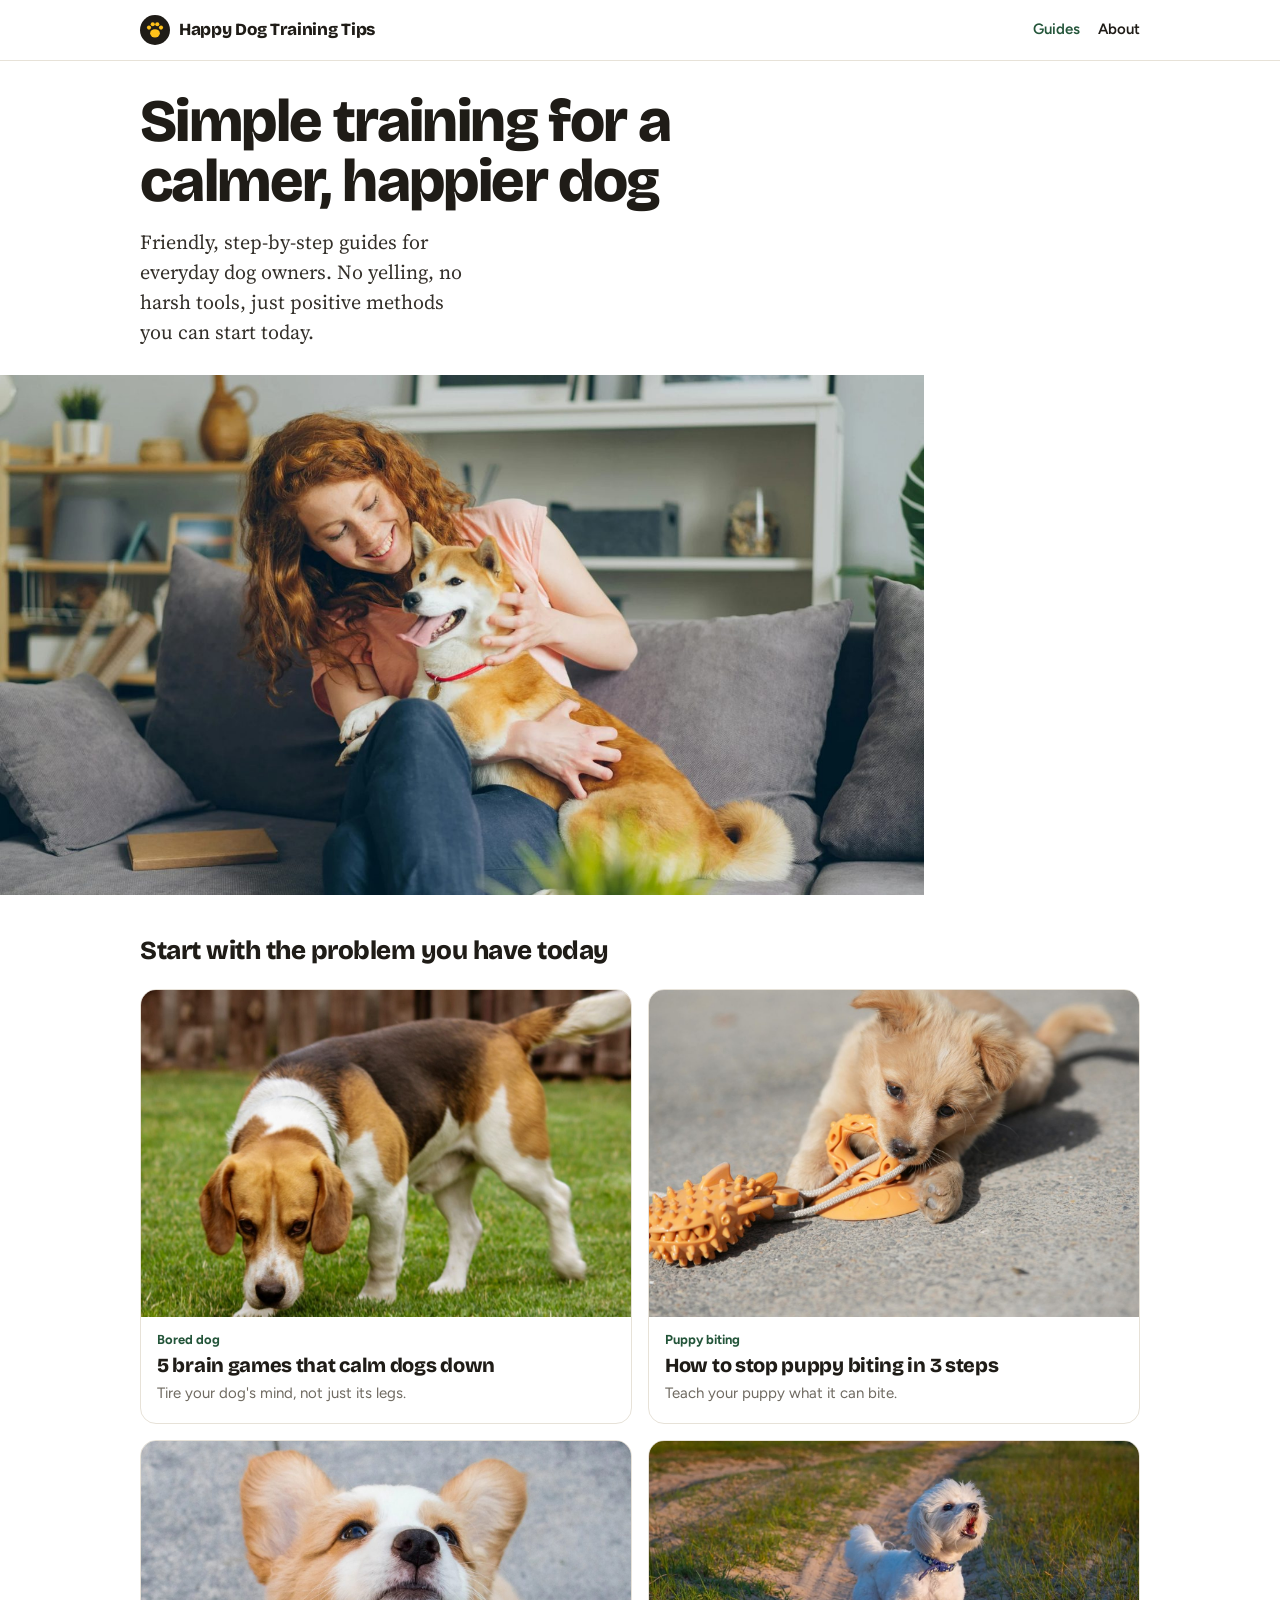
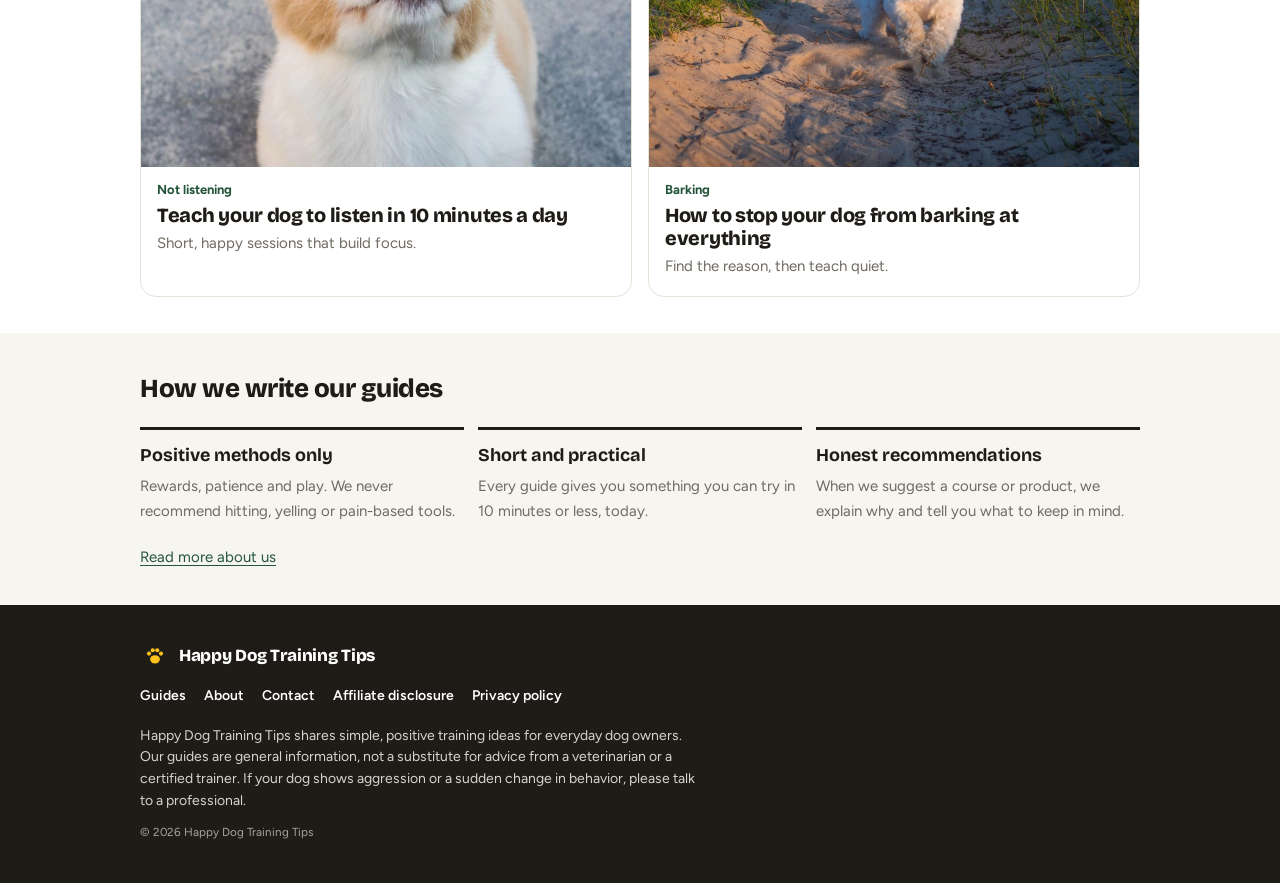
<file: public/index.html>
<!DOCTYPE html>
<html lang="en">
<head>
<meta charset="UTF-8">
<meta name="viewport" content="width=device-width, initial-scale=1.0">
<title>Happy Dog Training Tips | Simple, Positive Dog Training at Home</title>
<meta name="description" content="Easy, positive dog training guides for everyday owners: brain games for bored dogs, puppy biting and teaching your dog to listen.">
<meta property="og:title" content="Happy Dog Training Tips | Simple, Positive Dog Training at Home">
<meta property="og:description" content="Easy, positive dog training guides for everyday owners: brain games for bored dogs, puppy biting and teaching your dog to listen.">
<meta property="og:type" content="article">
<meta name="theme-color" content="#FFFFFF">
<meta name="p:domain_verify" content="055f6fd1bb04c5b354b5662e753fbd92"/>
<link rel="icon" href="data:image/svg+xml,<svg viewBox='0 0 32 32' aria-hidden='true'><circle cx='16' cy='16' r='16' fill='%231F1C17'/><g fill='%23FFC21A'><ellipse cx='16' cy='19.5' rx='5.2' ry='4.4'/><circle cx='9.6' cy='13.4' r='2.2'/><circle cx='13.6' cy='9.8' r='2.2'/><circle cx='18.4' cy='9.8' r='2.2'/><circle cx='22.4' cy='13.4' r='2.2'/></g></svg>">
<link rel="preconnect" href="https://fonts.googleapis.com">
<link rel="preconnect" href="https://fonts.gstatic.com" crossorigin>
<link href="https://fonts.googleapis.com/css2?family=Bricolage+Grotesque:opsz,wght@12..96,600;12..96,800&family=Figtree:wght@400;600;700&family=Source+Serif+4:opsz,wght@8..60,400;8..60,600&display=swap" rel="stylesheet">
<link rel="stylesheet" href="css/style.css">
</head>
<body>
<header class="site-header">
  <div class="wide">
    <a class="logo" href="index.html"><svg viewBox="0 0 32 32" aria-hidden="true"><circle cx="16" cy="16" r="16" fill="#1F1C17"/><g fill="#FFC21A"><ellipse cx="16" cy="19.5" rx="5.2" ry="4.4"/><circle cx="9.6" cy="13.4" r="2.2"/><circle cx="13.6" cy="9.8" r="2.2"/><circle cx="18.4" cy="9.8" r="2.2"/><circle cx="22.4" cy="13.4" r="2.2"/></g></svg><span>Happy Dog Training Tips</span></a>
    <nav class="site-nav" aria-label="Main"><a href="index.html" aria-current="page">Guides</a><a href="about.html" class="hide-sm">About</a></nav>
  </div>
</header>
<main>
<section class="home-hero"><div class="wide">
<h1>Simple training for a calmer, happier dog</h1>
<p>Friendly, step-by-step guides for everyday dog owners. No yelling, no harsh tools, just positive methods you can start today.</p>
</div></section>
<div class="photo photo-hero"><img src="img/home.jpg" alt="A happy dog sitting with its owner on a sofa" loading="lazy" onerror="this.remove()"></div>
<section class="home-section"><div class="wide">
<h2>Start with the problem you have today</h2>
<div class="cards"><a class="card" href="bored-dog.html"><div class="photo"><img src="img/bored-dog.jpg" alt="A beagle sniffing the grass in a backyard" loading="lazy" onerror="this.remove()"></div><div class="card-body"><p class="topic">Bored dog</p><h3>5 brain games that calm dogs down</h3><p>Tire your dog's mind, not just its legs.</p></div></a><a class="card" href="puppy-biting.html"><div class="photo"><img src="img/puppy-biting.jpg" alt="A puppy chewing on a rubber toy" loading="lazy" onerror="this.remove()"></div><div class="card-body"><p class="topic">Puppy biting</p><h3>How to stop puppy biting in 3 steps</h3><p>Teach your puppy what it can bite.</p></div></a><a class="card" href="dog-listening.html"><div class="photo"><img src="img/dog-listening.jpg" alt="A corgi puppy looking up, paying attention" loading="lazy" onerror="this.remove()"></div><div class="card-body"><p class="topic">Not listening</p><h3>Teach your dog to listen in 10 minutes a day</h3><p>Short, happy sessions that build focus.</p></div></a><a class="card" href="dog-barking.html"><div class="photo"><img src="img/dog-barking.jpg" alt="A small white dog barking on a sandy path" loading="lazy" onerror="this.remove()"></div><div class="card-body"><p class="topic">Barking</p><h3>How to stop your dog from barking at everything</h3><p>Find the reason, then teach quiet.</p></div></a></div>
</div></section>
<section class="home-section" style="background:var(--wash)"><div class="wide">
<h2>How we write our guides</h2>
<ul class="promise">
<li><strong>Positive methods only</strong><span>Rewards, patience and play. We never recommend hitting, yelling or pain-based tools.</span></li>
<li><strong>Short and practical</strong><span>Every guide gives you something you can try in 10 minutes or less, today.</span></li>
<li><strong>Honest recommendations</strong><span>When we suggest a course or product, we explain why and tell you what to keep in mind.</span></li>
</ul>
<p style="margin-top:22px;font-size:15px"><a href="about.html">Read more about us</a></p>
</div></section>
</main>
<footer class="site-footer">
  <div class="wide">
    <a class="logo" href="index.html"><svg viewBox="0 0 32 32" aria-hidden="true"><circle cx="16" cy="16" r="16" fill="#1F1C17"/><g fill="#FFC21A"><ellipse cx="16" cy="19.5" rx="5.2" ry="4.4"/><circle cx="9.6" cy="13.4" r="2.2"/><circle cx="13.6" cy="9.8" r="2.2"/><circle cx="18.4" cy="9.8" r="2.2"/><circle cx="22.4" cy="13.4" r="2.2"/></g></svg><span>Happy Dog Training Tips</span></a>
    <nav aria-label="Footer">
      <a href="index.html">Guides</a><a href="about.html">About</a><a href="contact.html">Contact</a><a href="disclosure.html">Affiliate disclosure</a><a href="privacy.html">Privacy policy</a>
    </nav>
    <p>Happy Dog Training Tips shares simple, positive training ideas for everyday dog owners. Our guides are general information, not a substitute for advice from a veterinarian or a certified trainer. If your dog shows aggression or a sudden change in behavior, please talk to a professional.</p>
    <small>© 2026 Happy Dog Training Tips</small>
  </div>
</footer>
</body>
</html>
</file>
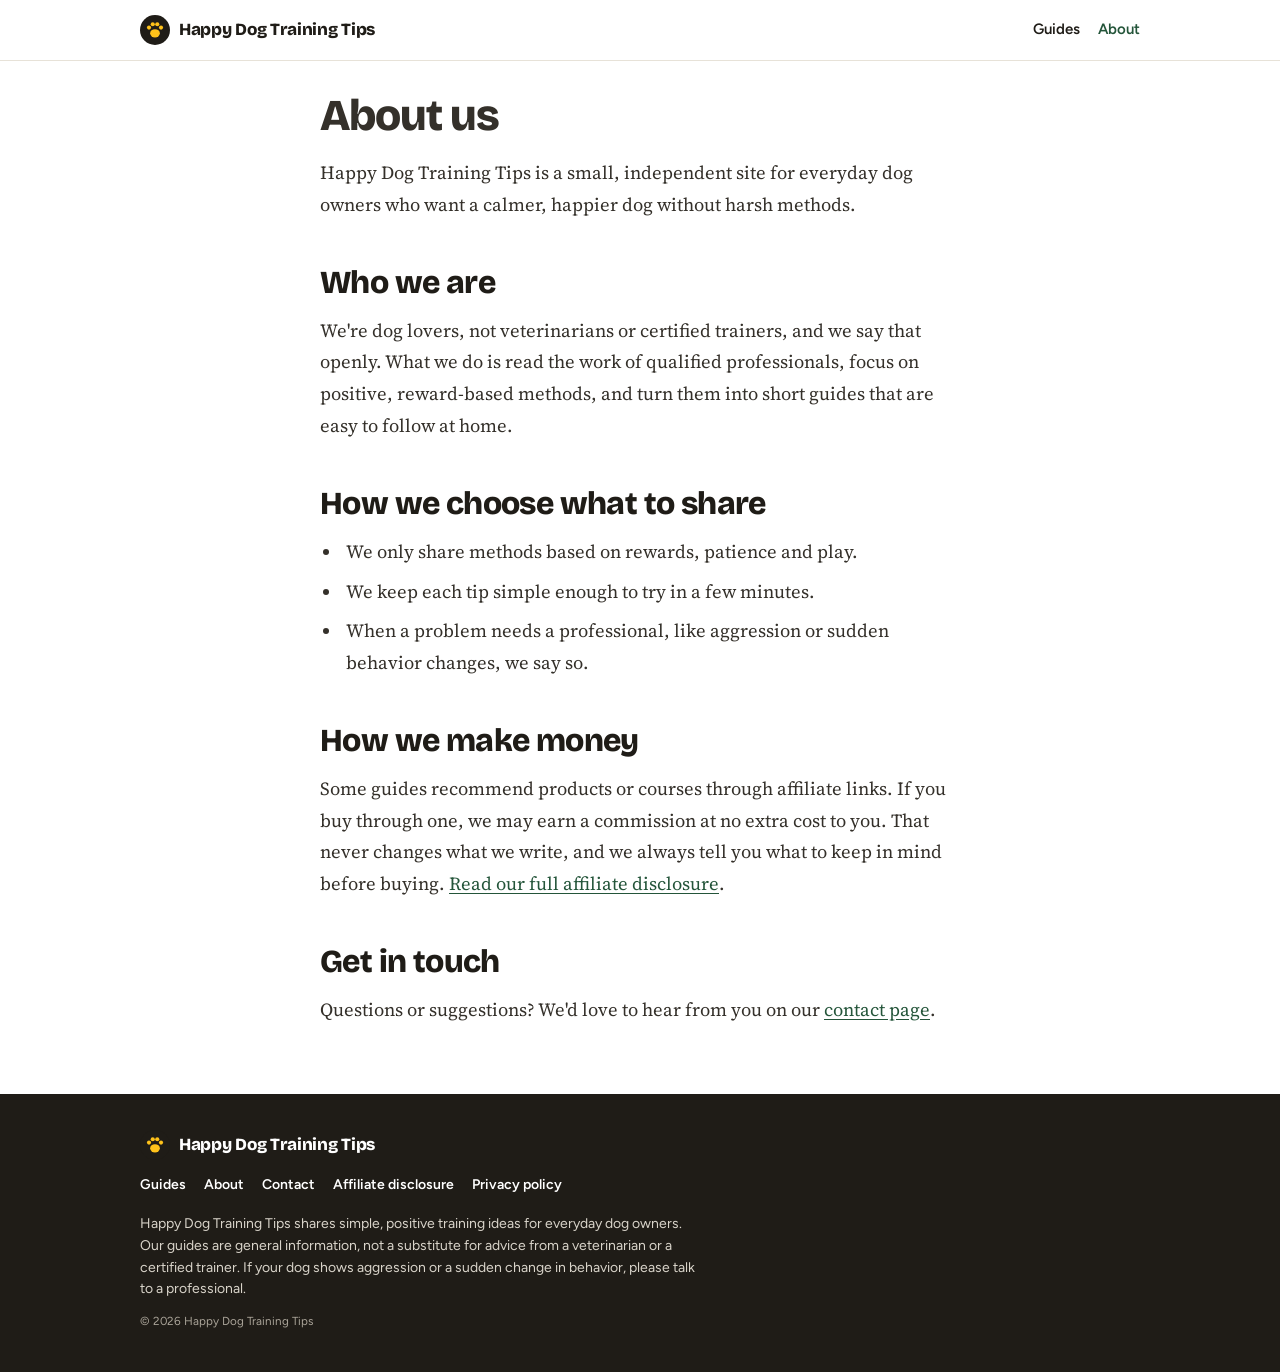
<file: public/about.html>
<!DOCTYPE html>
<html lang="en">
<head>
<meta charset="UTF-8">
<meta name="viewport" content="width=device-width, initial-scale=1.0">
<title>About | Happy Dog Training Tips</title>
<meta name="description" content="About Happy Dog Training Tips and how we write our guides.">
<meta property="og:title" content="About | Happy Dog Training Tips">
<meta property="og:description" content="About Happy Dog Training Tips and how we write our guides.">
<meta property="og:type" content="article">
<meta name="theme-color" content="#FFFFFF">
<link rel="icon" href="data:image/svg+xml,<svg viewBox='0 0 32 32' aria-hidden='true'><circle cx='16' cy='16' r='16' fill='%231F1C17'/><g fill='%23FFC21A'><ellipse cx='16' cy='19.5' rx='5.2' ry='4.4'/><circle cx='9.6' cy='13.4' r='2.2'/><circle cx='13.6' cy='9.8' r='2.2'/><circle cx='18.4' cy='9.8' r='2.2'/><circle cx='22.4' cy='13.4' r='2.2'/></g></svg>">
<link rel="preconnect" href="https://fonts.googleapis.com">
<link rel="preconnect" href="https://fonts.gstatic.com" crossorigin>
<link href="https://fonts.googleapis.com/css2?family=Bricolage+Grotesque:opsz,wght@12..96,600;12..96,800&family=Figtree:wght@400;600;700&family=Source+Serif+4:opsz,wght@8..60,400;8..60,600&display=swap" rel="stylesheet">
<link rel="stylesheet" href="css/style.css">
</head>
<body>
<header class="site-header">
  <div class="wide">
    <a class="logo" href="index.html"><svg viewBox="0 0 32 32" aria-hidden="true"><circle cx="16" cy="16" r="16" fill="#1F1C17"/><g fill="#FFC21A"><ellipse cx="16" cy="19.5" rx="5.2" ry="4.4"/><circle cx="9.6" cy="13.4" r="2.2"/><circle cx="13.6" cy="9.8" r="2.2"/><circle cx="18.4" cy="9.8" r="2.2"/><circle cx="22.4" cy="13.4" r="2.2"/></g></svg><span>Happy Dog Training Tips</span></a>
    <nav class="site-nav" aria-label="Main"><a href="index.html">Guides</a><a href="about.html" aria-current="page" class="hide-sm">About</a></nav>
  </div>
</header>
<main class="page"><div class="wrap prose"><h1>About us</h1>

<p>Happy Dog Training Tips is a small, independent site for everyday dog owners who want a calmer, happier dog without harsh methods.</p>
<h2>Who we are</h2>
<p>We're dog lovers, not veterinarians or certified trainers, and we say that openly. What we do is read the work of qualified professionals, focus on positive, reward-based methods, and turn them into short guides that are easy to follow at home.</p>
<h2>How we choose what to share</h2>
<ul>
<li>We only share methods based on rewards, patience and play.</li>
<li>We keep each tip simple enough to try in a few minutes.</li>
<li>When a problem needs a professional, like aggression or sudden behavior changes, we say so.</li>
</ul>
<h2>How we make money</h2>
<p>Some guides recommend products or courses through affiliate links. If you buy through one, we may earn a commission at no extra cost to you. That never changes what we write, and we always tell you what to keep in mind before buying. <a href="disclosure.html">Read our full affiliate disclosure</a>.</p>
<h2>Get in touch</h2>
<p>Questions or suggestions? We'd love to hear from you on our <a href="contact.html">contact page</a>.</p>
</div></main>
<footer class="site-footer">
  <div class="wide">
    <a class="logo" href="index.html"><svg viewBox="0 0 32 32" aria-hidden="true"><circle cx="16" cy="16" r="16" fill="#1F1C17"/><g fill="#FFC21A"><ellipse cx="16" cy="19.5" rx="5.2" ry="4.4"/><circle cx="9.6" cy="13.4" r="2.2"/><circle cx="13.6" cy="9.8" r="2.2"/><circle cx="18.4" cy="9.8" r="2.2"/><circle cx="22.4" cy="13.4" r="2.2"/></g></svg><span>Happy Dog Training Tips</span></a>
    <nav aria-label="Footer">
      <a href="index.html">Guides</a><a href="about.html">About</a><a href="contact.html">Contact</a><a href="disclosure.html">Affiliate disclosure</a><a href="privacy.html">Privacy policy</a>
    </nav>
    <p>Happy Dog Training Tips shares simple, positive training ideas for everyday dog owners. Our guides are general information, not a substitute for advice from a veterinarian or a certified trainer. If your dog shows aggression or a sudden change in behavior, please talk to a professional.</p>
    <small>© 2026 Happy Dog Training Tips</small>
  </div>
</footer>
</body>
</html>
</file>
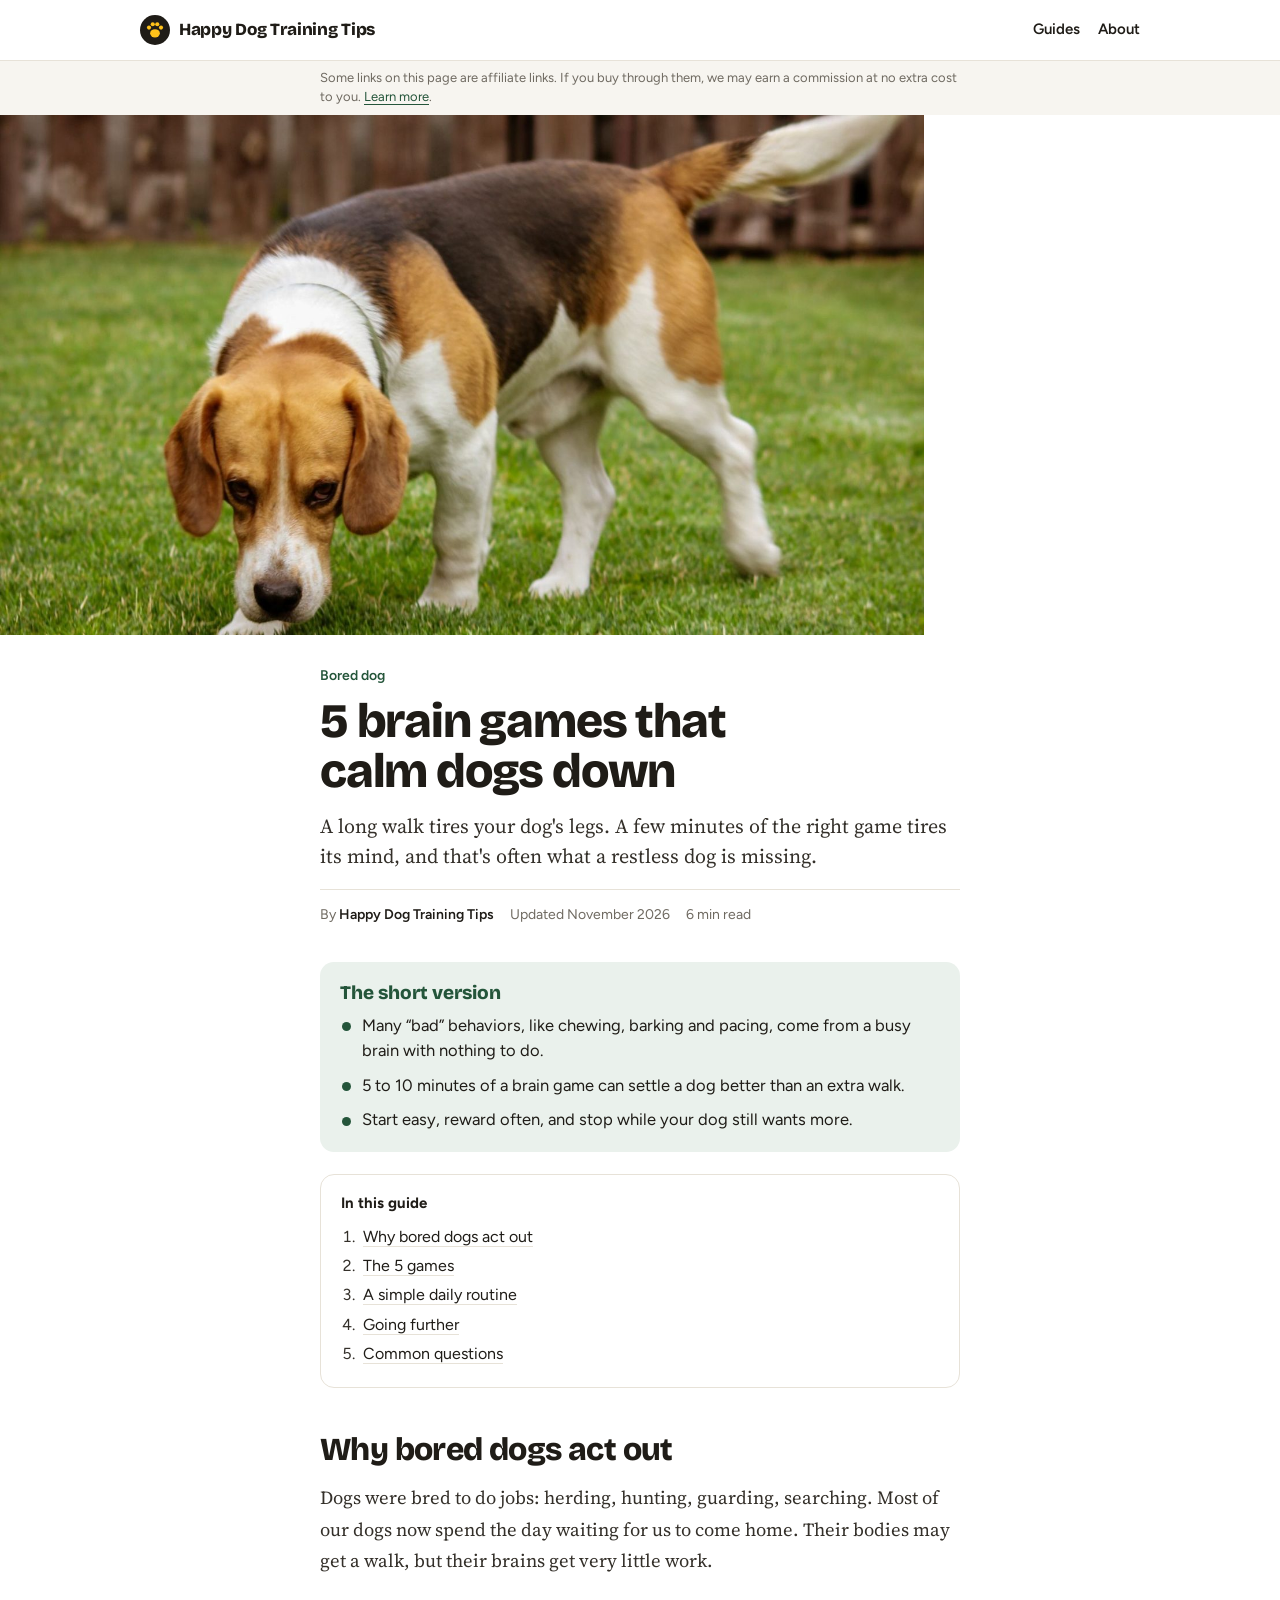
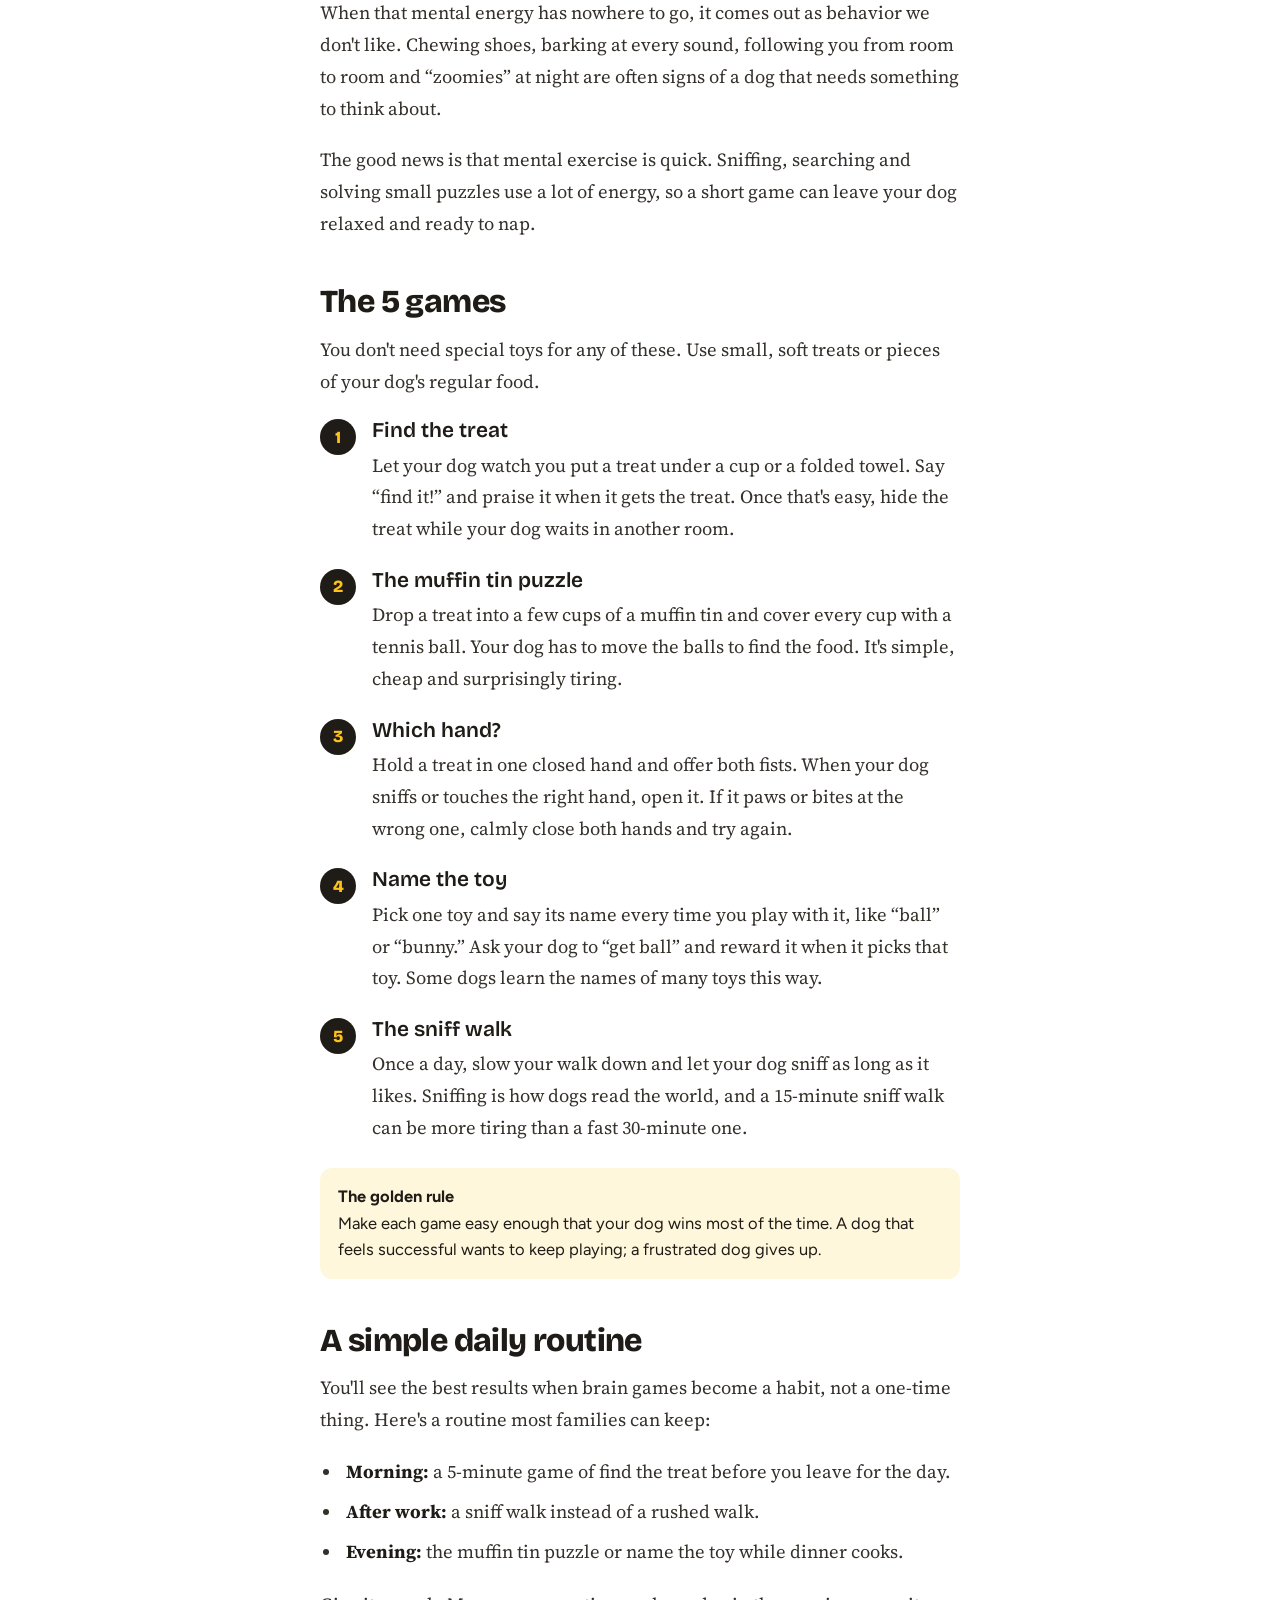
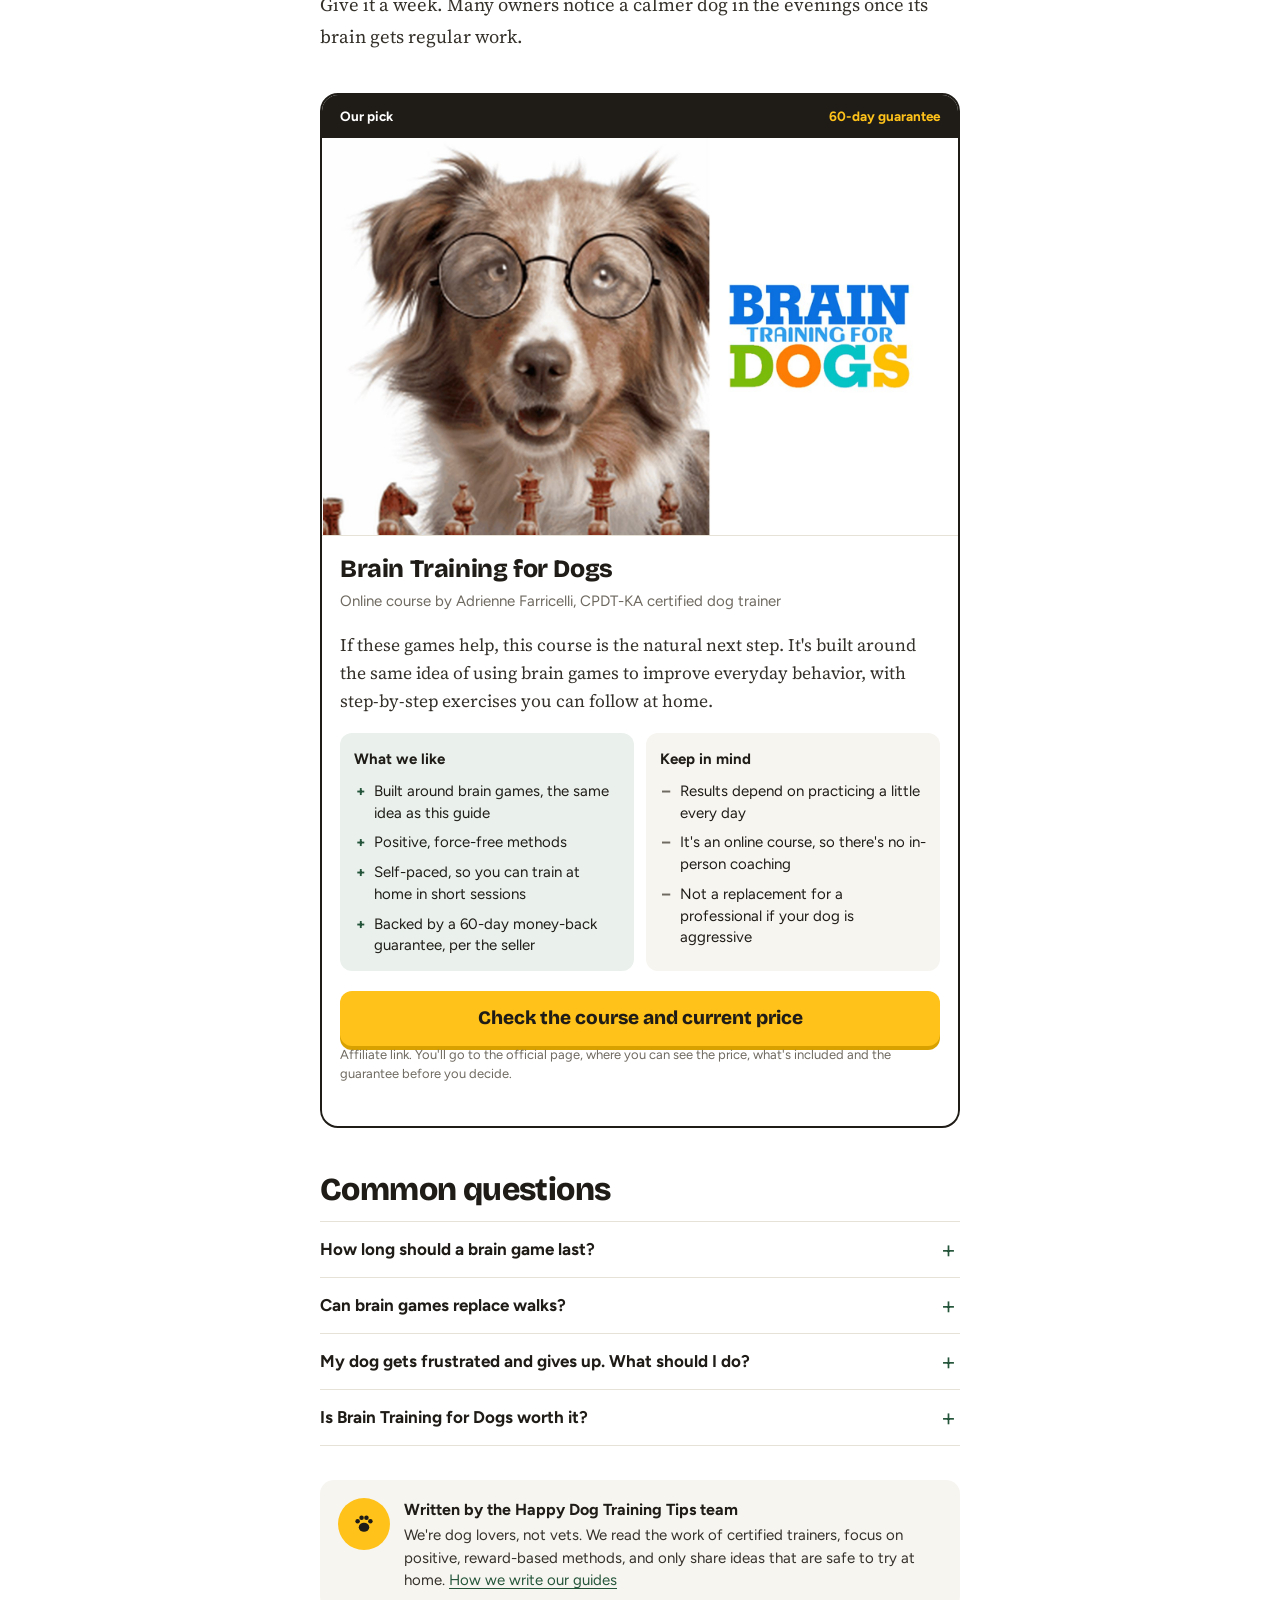
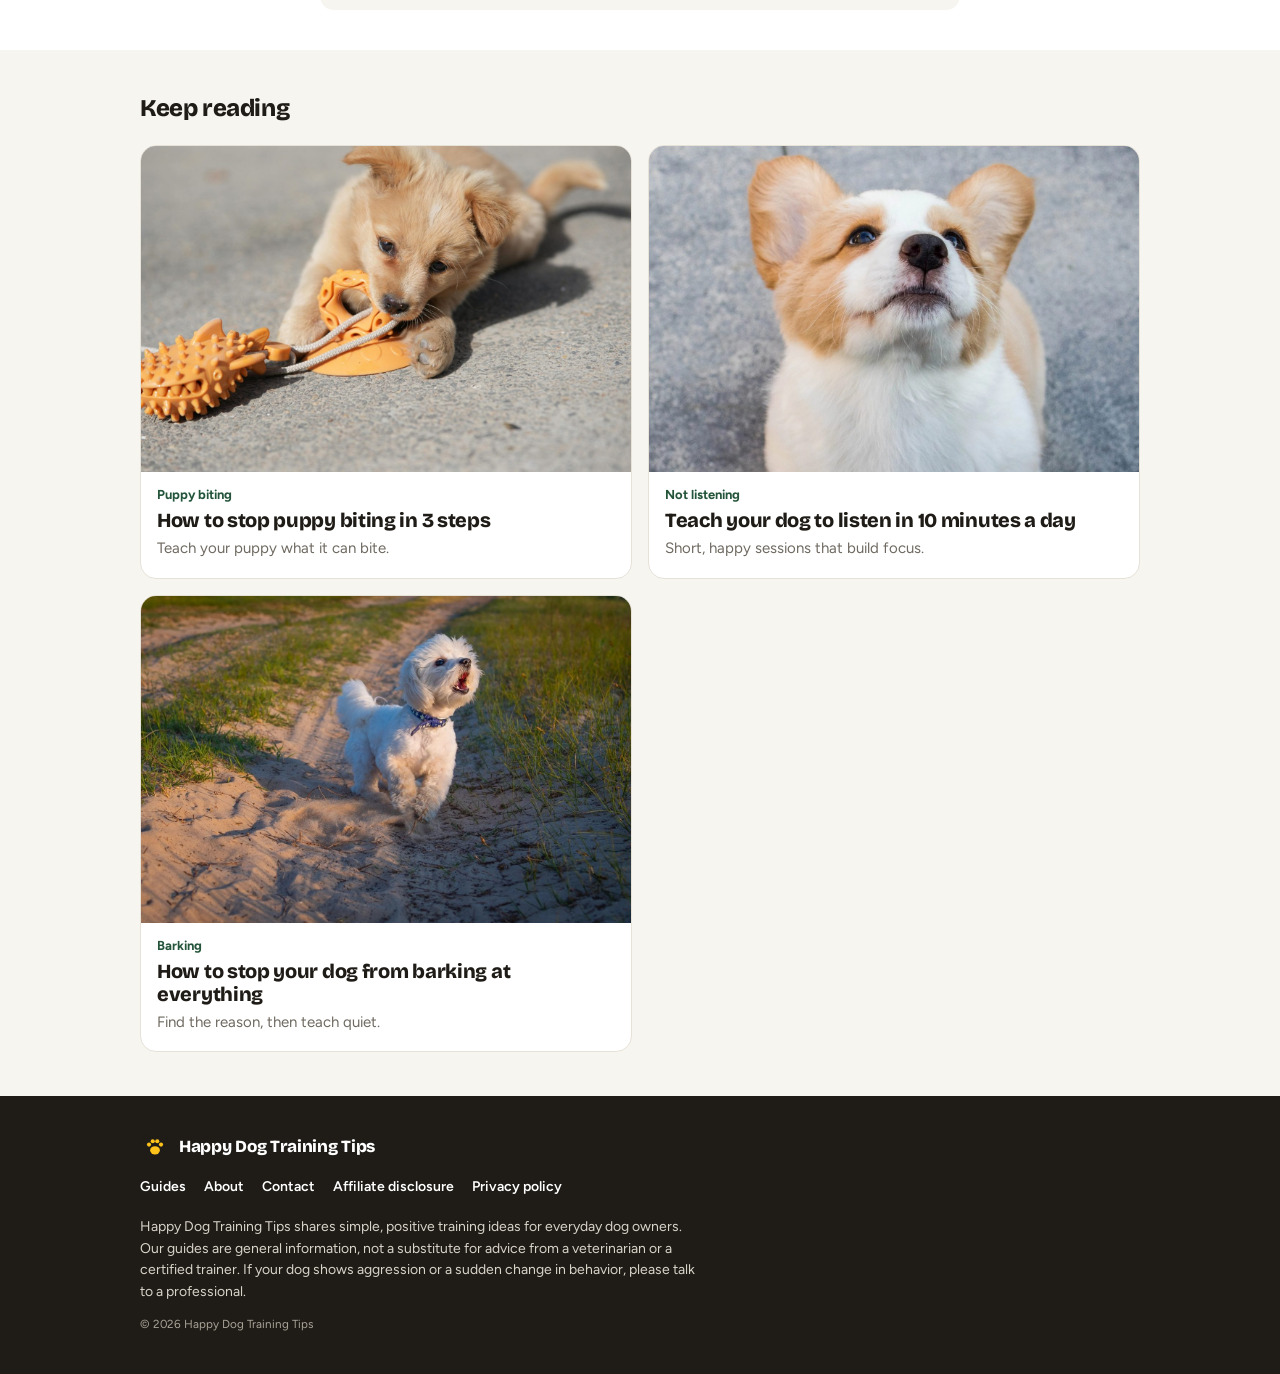
<file: public/bored-dog.html>
<!DOCTYPE html>
<html lang="en">
<head>
<meta charset="UTF-8">
<meta name="viewport" content="width=device-width, initial-scale=1.0">
<title>5 Brain Games That Calm Dogs Down (Easy, at Home) | Happy Dog Training Tips</title>
<meta name="description" content="Is your dog bored, restless or destructive? Try these 5 easy brain games that tire your dog's mind and help it settle down at home.">
<meta property="og:title" content="5 Brain Games That Calm Dogs Down (Easy, at Home) | Happy Dog Training Tips">
<meta property="og:description" content="Is your dog bored, restless or destructive? Try these 5 easy brain games that tire your dog's mind and help it settle down at home.">
<meta property="og:type" content="article">
<meta name="theme-color" content="#FFFFFF">
<link rel="icon" href="data:image/svg+xml,<svg viewBox='0 0 32 32' aria-hidden='true'><circle cx='16' cy='16' r='16' fill='%231F1C17'/><g fill='%23FFC21A'><ellipse cx='16' cy='19.5' rx='5.2' ry='4.4'/><circle cx='9.6' cy='13.4' r='2.2'/><circle cx='13.6' cy='9.8' r='2.2'/><circle cx='18.4' cy='9.8' r='2.2'/><circle cx='22.4' cy='13.4' r='2.2'/></g></svg>">
<link rel="preconnect" href="https://fonts.googleapis.com">
<link rel="preconnect" href="https://fonts.gstatic.com" crossorigin>
<link href="https://fonts.googleapis.com/css2?family=Bricolage+Grotesque:opsz,wght@12..96,600;12..96,800&family=Figtree:wght@400;600;700&family=Source+Serif+4:opsz,wght@8..60,400;8..60,600&display=swap" rel="stylesheet">
<link rel="stylesheet" href="css/style.css">
</head>
<body>
<header class="site-header">
  <div class="wide">
    <a class="logo" href="index.html"><svg viewBox="0 0 32 32" aria-hidden="true"><circle cx="16" cy="16" r="16" fill="#1F1C17"/><g fill="#FFC21A"><ellipse cx="16" cy="19.5" rx="5.2" ry="4.4"/><circle cx="9.6" cy="13.4" r="2.2"/><circle cx="13.6" cy="9.8" r="2.2"/><circle cx="18.4" cy="9.8" r="2.2"/><circle cx="22.4" cy="13.4" r="2.2"/></g></svg><span>Happy Dog Training Tips</span></a>
    <nav class="site-nav" aria-label="Main"><a href="index.html">Guides</a><a href="about.html" class="hide-sm">About</a></nav>
  </div>
</header>
<div class="disclosure"><div class="wrap">Some links on this page are affiliate links. If you buy through them, we may earn a commission at no extra cost to you. <a href="disclosure.html">Learn more</a>.</div></div>
<main>
<div class="photo photo-hero"><img src="img/bored-dog.jpg" alt="A beagle sniffing the grass in a backyard" loading="lazy" onerror="this.remove()"></div>
<article class="wrap">
<div class="article-head">
<a class="crumb" href="index.html">Bored dog</a>
<h1>5 brain games that calm dogs down</h1>
<p class="dek">A long walk tires your dog's legs. A few minutes of the right game tires its mind, and that's often what a restless dog is missing.</p>
<div class="byline"><span>By <strong>Happy Dog Training Tips</strong></span><span>Updated November 2026</span><span>6 min read</span></div>
</div>
<div class="prose">
<section class="summary" aria-label="Quick answer"><h2>The short version</h2><ul><li>Many “bad” behaviors, like chewing, barking and pacing, come from a busy brain with nothing to do.</li><li>5 to 10 minutes of a brain game can settle a dog better than an extra walk.</li><li>Start easy, reward often, and stop while your dog still wants more.</li></ul></section>
<nav class="toc" aria-label="In this guide"><p>In this guide</p><ol><li><a href="#why">Why bored dogs act out</a></li><li><a href="#games">The 5 games</a></li><li><a href="#routine">A simple daily routine</a></li><li><a href="#our-pick">Going further</a></li><li><a href="#faq">Common questions</a></li></ol></nav>
<h2 id="why">Why bored dogs act out</h2>
<p>Dogs were bred to do jobs: herding, hunting, guarding, searching. Most of our dogs now spend the day waiting for us to come home. Their bodies may get a walk, but their brains get very little work.</p>
<p>When that mental energy has nowhere to go, it comes out as behavior we don't like. Chewing shoes, barking at every sound, following you from room to room and “zoomies” at night are often signs of a dog that needs something to think about.</p>
<p>The good news is that mental exercise is quick. Sniffing, searching and solving small puzzles use a lot of energy, so a short game can leave your dog relaxed and ready to nap.</p>

<h2 id="games">The 5 games</h2>
<p>You don't need special toys for any of these. Use small, soft treats or pieces of your dog's regular food.</p>
<ol class="steps">
<li><h3>Find the treat</h3><p>Let your dog watch you put a treat under a cup or a folded towel. Say “find it!” and praise it when it gets the treat. Once that's easy, hide the treat while your dog waits in another room.</p></li>
<li><h3>The muffin tin puzzle</h3><p>Drop a treat into a few cups of a muffin tin and cover every cup with a tennis ball. Your dog has to move the balls to find the food. It's simple, cheap and surprisingly tiring.</p></li>
<li><h3>Which hand?</h3><p>Hold a treat in one closed hand and offer both fists. When your dog sniffs or touches the right hand, open it. If it paws or bites at the wrong one, calmly close both hands and try again.</p></li>
<li><h3>Name the toy</h3><p>Pick one toy and say its name every time you play with it, like “ball” or “bunny.” Ask your dog to “get ball” and reward it when it picks that toy. Some dogs learn the names of many toys this way.</p></li>
<li><h3>The sniff walk</h3><p>Once a day, slow your walk down and let your dog sniff as long as it likes. Sniffing is how dogs read the world, and a 15-minute sniff walk can be more tiring than a fast 30-minute one.</p></li>
</ol>
<p class="callout"><strong>The golden rule</strong>Make each game easy enough that your dog wins most of the time. A dog that feels successful wants to keep playing; a frustrated dog gives up.</p>

<h2 id="routine">A simple daily routine</h2>
<p>You'll see the best results when brain games become a habit, not a one-time thing. Here's a routine most families can keep:</p>
<ul>
<li><strong>Morning:</strong> a 5-minute game of find the treat before you leave for the day.</li>
<li><strong>After work:</strong> a sniff walk instead of a rushed walk.</li>
<li><strong>Evening:</strong> the muffin tin puzzle or name the toy while dinner cooks.</li>
</ul>
<p>Give it a week. Many owners notice a calmer dog in the evenings once its brain gets regular work.</p>
<section class="pick" id="our-pick" aria-labelledby="pick-title">
  <div class="pick-top"><span>Our pick</span><span>60-day guarantee</span></div>
  <div class="photo"><img src="img/course.jpg" alt="Brain Training for Dogs online course" loading="lazy" onerror="this.remove()"></div>
  <div class="pick-body">
    <h3 id="pick-title">Brain Training for Dogs</h3>
    <p class="by">Online course by Adrienne Farricelli, CPDT-KA certified dog trainer</p>
    <p class="why">If these games help, this course is the natural next step. It's built around the same idea of using brain games to improve everyday behavior, with step-by-step exercises you can follow at home.</p>
    <div class="proscons">
      <div class="pros"><p>What we like</p><ul>
        <li>Built around brain games, the same idea as this guide</li>
        <li>Positive, force-free methods</li>
        <li>Self-paced, so you can train at home in short sessions</li>
        <li>Backed by a 60-day money-back guarantee, per the seller</li>
      </ul></div>
      <div class="cons"><p>Keep in mind</p><ul>
        <li>Results depend on practicing a little every day</li>
        <li>It's an online course, so there's no in-person coaching</li>
        <li>Not a replacement for a professional if your dog is aggressive</li>
      </ul></div>
    </div>
    <a class="btn" href="https://a57eedqi3d25ma1549mf35sd-j.hop.clickbank.net?tid=bored" rel="sponsored nofollow noopener" target="_blank">Check the course and current price</a>
    <p class="btn-note">Affiliate link. You'll go to the official page, where you can see the price, what's included and the guarantee before you decide.</p>
  </div>
</section>
<h2 id="faq">Common questions</h2>
<div class="faq"><details><summary>How long should a brain game last?</summary><div class="answer">Start with 5 minutes. Some dogs can happily play for 10 to 15 minutes, but it's always better to stop while your dog is still excited than to push until it loses interest.</div></details><details><summary>Can brain games replace walks?</summary><div class="answer">No. Dogs need both. Walks give physical exercise and time outside; brain games add the mental work many dogs are missing. Together they make a calmer, happier dog.</div></details><details><summary>My dog gets frustrated and gives up. What should I do?</summary><div class="answer">Make the game easier. Use a smellier treat, let your dog watch you hide it, or use fewer cups. Then add difficulty slowly, only when your dog is succeeding every time.</div></details><details><summary>Is Brain Training for Dogs worth it?</summary><div class="answer">If your dog enjoys these games and you'd like a structured plan, it can be a good fit. It's an online, self-paced course built on positive methods, and the seller offers a 60-day money-back guarantee. Check the official page for current details before you buy.</div></details></div>
<aside class="author">
  <div class="avatar"><svg viewBox="0 0 32 32" aria-hidden="true"><g fill="#1F1C17"><ellipse cx="16" cy="19.5" rx="5.6" ry="4.8"/><circle cx="9.2" cy="13" r="2.4"/><circle cx="13.4" cy="9.2" r="2.4"/><circle cx="18.6" cy="9.2" r="2.4"/><circle cx="22.8" cy="13" r="2.4"/></g></svg></div>
  <p><strong>Written by the Happy Dog Training Tips team</strong>We're dog lovers, not vets. We read the work of certified trainers, focus on positive, reward-based methods, and only share ideas that are safe to try at home. <a href="about.html">How we write our guides</a></p>
</aside>
</div>
</article>
<section class="related"><div class="wide"><h2>Keep reading</h2><div class="cards"><a class="card" href="puppy-biting.html"><div class="photo"><img src="img/puppy-biting.jpg" alt="A puppy chewing on a rubber toy" loading="lazy" onerror="this.remove()"></div><div class="card-body"><p class="topic">Puppy biting</p><h3>How to stop puppy biting in 3 steps</h3><p>Teach your puppy what it can bite.</p></div></a><a class="card" href="dog-listening.html"><div class="photo"><img src="img/dog-listening.jpg" alt="A corgi puppy looking up, paying attention" loading="lazy" onerror="this.remove()"></div><div class="card-body"><p class="topic">Not listening</p><h3>Teach your dog to listen in 10 minutes a day</h3><p>Short, happy sessions that build focus.</p></div></a><a class="card" href="dog-barking.html"><div class="photo"><img src="img/dog-barking.jpg" alt="A small white dog barking on a sandy path" loading="lazy" onerror="this.remove()"></div><div class="card-body"><p class="topic">Barking</p><h3>How to stop your dog from barking at everything</h3><p>Find the reason, then teach quiet.</p></div></a></div></div></section>
</main>
<footer class="site-footer">
  <div class="wide">
    <a class="logo" href="index.html"><svg viewBox="0 0 32 32" aria-hidden="true"><circle cx="16" cy="16" r="16" fill="#1F1C17"/><g fill="#FFC21A"><ellipse cx="16" cy="19.5" rx="5.2" ry="4.4"/><circle cx="9.6" cy="13.4" r="2.2"/><circle cx="13.6" cy="9.8" r="2.2"/><circle cx="18.4" cy="9.8" r="2.2"/><circle cx="22.4" cy="13.4" r="2.2"/></g></svg><span>Happy Dog Training Tips</span></a>
    <nav aria-label="Footer">
      <a href="index.html">Guides</a><a href="about.html">About</a><a href="contact.html">Contact</a><a href="disclosure.html">Affiliate disclosure</a><a href="privacy.html">Privacy policy</a>
    </nav>
    <p>Happy Dog Training Tips shares simple, positive training ideas for everyday dog owners. Our guides are general information, not a substitute for advice from a veterinarian or a certified trainer. If your dog shows aggression or a sudden change in behavior, please talk to a professional.</p>
    <small>© 2026 Happy Dog Training Tips</small>
  </div>
</footer>
</body>
</html>
</file>
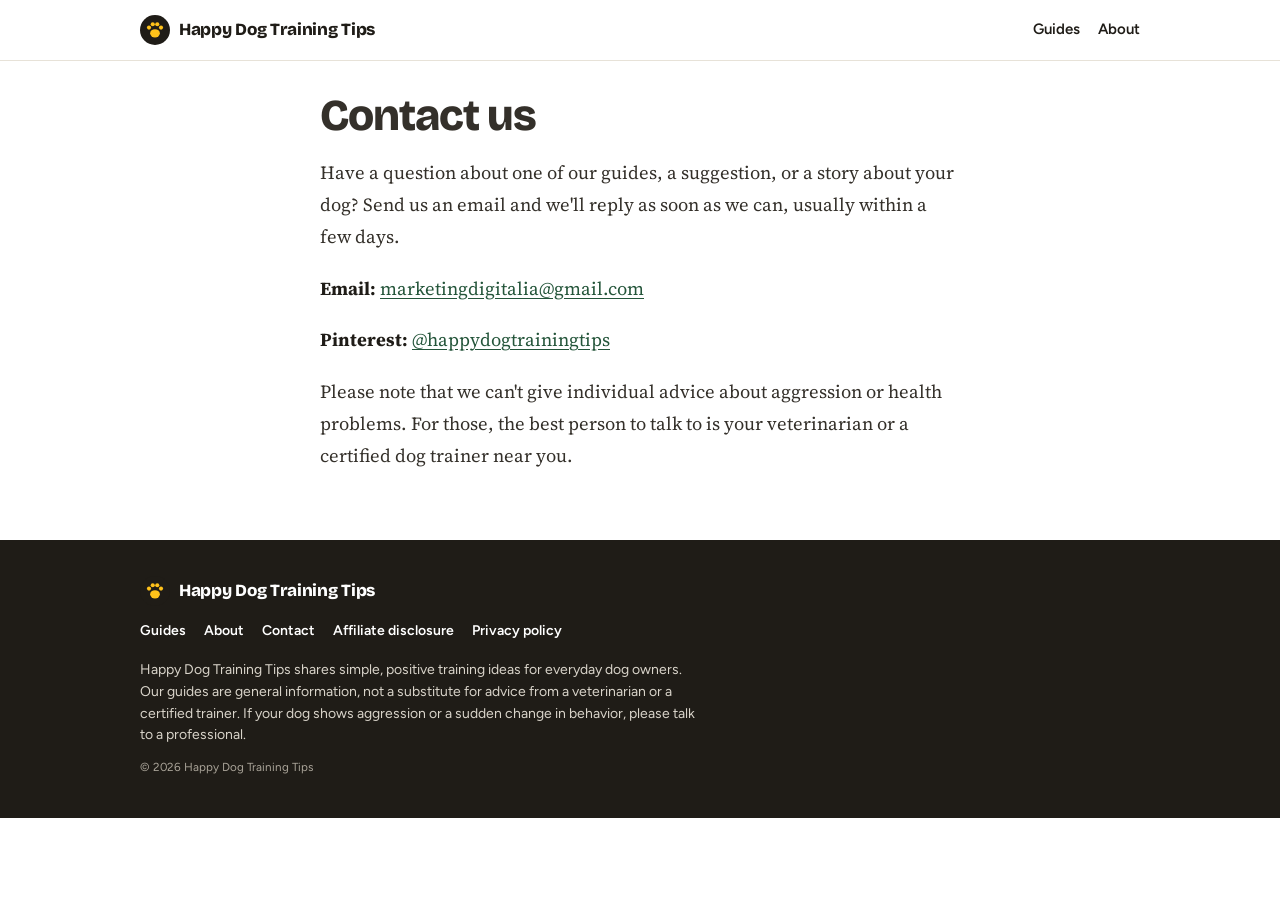
<file: public/contact.html>
<!DOCTYPE html>
<html lang="en">
<head>
<meta charset="UTF-8">
<meta name="viewport" content="width=device-width, initial-scale=1.0">
<title>Contact | Happy Dog Training Tips</title>
<meta name="description" content="Contact Happy Dog Training Tips.">
<meta property="og:title" content="Contact | Happy Dog Training Tips">
<meta property="og:description" content="Contact Happy Dog Training Tips.">
<meta property="og:type" content="article">
<meta name="theme-color" content="#FFFFFF">
<link rel="icon" href="data:image/svg+xml,<svg viewBox='0 0 32 32' aria-hidden='true'><circle cx='16' cy='16' r='16' fill='%231F1C17'/><g fill='%23FFC21A'><ellipse cx='16' cy='19.5' rx='5.2' ry='4.4'/><circle cx='9.6' cy='13.4' r='2.2'/><circle cx='13.6' cy='9.8' r='2.2'/><circle cx='18.4' cy='9.8' r='2.2'/><circle cx='22.4' cy='13.4' r='2.2'/></g></svg>">
<link rel="preconnect" href="https://fonts.googleapis.com">
<link rel="preconnect" href="https://fonts.gstatic.com" crossorigin>
<link href="https://fonts.googleapis.com/css2?family=Bricolage+Grotesque:opsz,wght@12..96,600;12..96,800&family=Figtree:wght@400;600;700&family=Source+Serif+4:opsz,wght@8..60,400;8..60,600&display=swap" rel="stylesheet">
<link rel="stylesheet" href="css/style.css">
</head>
<body>
<header class="site-header">
  <div class="wide">
    <a class="logo" href="index.html"><svg viewBox="0 0 32 32" aria-hidden="true"><circle cx="16" cy="16" r="16" fill="#1F1C17"/><g fill="#FFC21A"><ellipse cx="16" cy="19.5" rx="5.2" ry="4.4"/><circle cx="9.6" cy="13.4" r="2.2"/><circle cx="13.6" cy="9.8" r="2.2"/><circle cx="18.4" cy="9.8" r="2.2"/><circle cx="22.4" cy="13.4" r="2.2"/></g></svg><span>Happy Dog Training Tips</span></a>
    <nav class="site-nav" aria-label="Main"><a href="index.html">Guides</a><a href="about.html" class="hide-sm">About</a></nav>
  </div>
</header>
<main class="page"><div class="wrap prose"><h1>Contact us</h1>

<p>Have a question about one of our guides, a suggestion, or a story about your dog? Send us an email and we'll reply as soon as we can, usually within a few days.</p>
<p><strong>Email:</strong> <a href="mailto:marketingdigitalia@gmail.com">marketingdigitalia@gmail.com</a></p>
<p><strong>Pinterest:</strong> <a href="https://www.pinterest.com/happydogtrainingtips/" rel="noopener" target="_blank">@happydogtrainingtips</a></p>
<p>Please note that we can't give individual advice about aggression or health problems. For those, the best person to talk to is your veterinarian or a certified dog trainer near you.</p>
</div></main>
<footer class="site-footer">
  <div class="wide">
    <a class="logo" href="index.html"><svg viewBox="0 0 32 32" aria-hidden="true"><circle cx="16" cy="16" r="16" fill="#1F1C17"/><g fill="#FFC21A"><ellipse cx="16" cy="19.5" rx="5.2" ry="4.4"/><circle cx="9.6" cy="13.4" r="2.2"/><circle cx="13.6" cy="9.8" r="2.2"/><circle cx="18.4" cy="9.8" r="2.2"/><circle cx="22.4" cy="13.4" r="2.2"/></g></svg><span>Happy Dog Training Tips</span></a>
    <nav aria-label="Footer">
      <a href="index.html">Guides</a><a href="about.html">About</a><a href="contact.html">Contact</a><a href="disclosure.html">Affiliate disclosure</a><a href="privacy.html">Privacy policy</a>
    </nav>
    <p>Happy Dog Training Tips shares simple, positive training ideas for everyday dog owners. Our guides are general information, not a substitute for advice from a veterinarian or a certified trainer. If your dog shows aggression or a sudden change in behavior, please talk to a professional.</p>
    <small>© 2026 Happy Dog Training Tips</small>
  </div>
</footer>
</body>
</html>
</file>
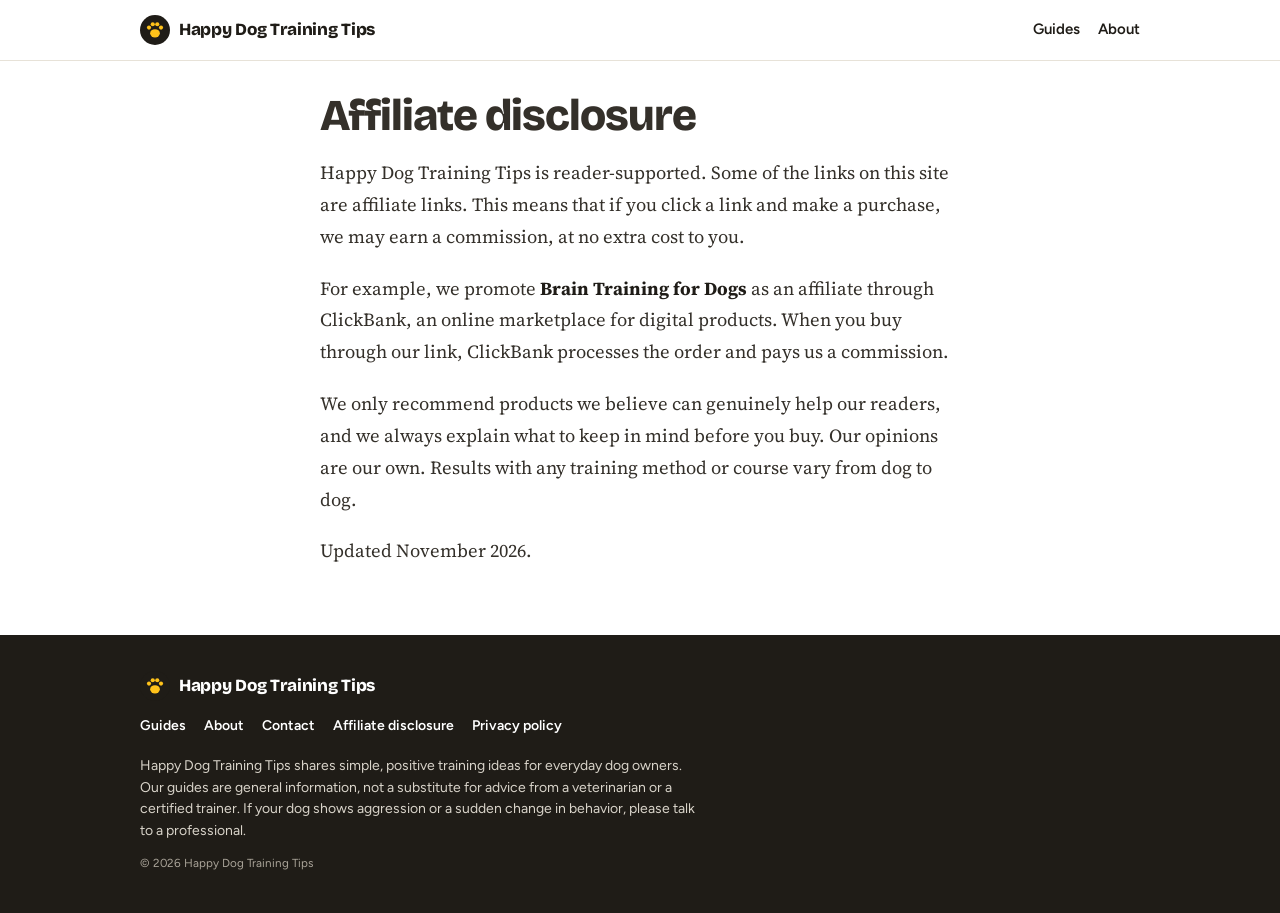
<file: public/disclosure.html>
<!DOCTYPE html>
<html lang="en">
<head>
<meta charset="UTF-8">
<meta name="viewport" content="width=device-width, initial-scale=1.0">
<title>Affiliate disclosure | Happy Dog Training Tips</title>
<meta name="description" content="Affiliate disclosure for Happy Dog Training Tips.">
<meta property="og:title" content="Affiliate disclosure | Happy Dog Training Tips">
<meta property="og:description" content="Affiliate disclosure for Happy Dog Training Tips.">
<meta property="og:type" content="article">
<meta name="theme-color" content="#FFFFFF">
<link rel="icon" href="data:image/svg+xml,<svg viewBox='0 0 32 32' aria-hidden='true'><circle cx='16' cy='16' r='16' fill='%231F1C17'/><g fill='%23FFC21A'><ellipse cx='16' cy='19.5' rx='5.2' ry='4.4'/><circle cx='9.6' cy='13.4' r='2.2'/><circle cx='13.6' cy='9.8' r='2.2'/><circle cx='18.4' cy='9.8' r='2.2'/><circle cx='22.4' cy='13.4' r='2.2'/></g></svg>">
<link rel="preconnect" href="https://fonts.googleapis.com">
<link rel="preconnect" href="https://fonts.gstatic.com" crossorigin>
<link href="https://fonts.googleapis.com/css2?family=Bricolage+Grotesque:opsz,wght@12..96,600;12..96,800&family=Figtree:wght@400;600;700&family=Source+Serif+4:opsz,wght@8..60,400;8..60,600&display=swap" rel="stylesheet">
<link rel="stylesheet" href="css/style.css">
</head>
<body>
<header class="site-header">
  <div class="wide">
    <a class="logo" href="index.html"><svg viewBox="0 0 32 32" aria-hidden="true"><circle cx="16" cy="16" r="16" fill="#1F1C17"/><g fill="#FFC21A"><ellipse cx="16" cy="19.5" rx="5.2" ry="4.4"/><circle cx="9.6" cy="13.4" r="2.2"/><circle cx="13.6" cy="9.8" r="2.2"/><circle cx="18.4" cy="9.8" r="2.2"/><circle cx="22.4" cy="13.4" r="2.2"/></g></svg><span>Happy Dog Training Tips</span></a>
    <nav class="site-nav" aria-label="Main"><a href="index.html">Guides</a><a href="about.html" class="hide-sm">About</a></nav>
  </div>
</header>
<main class="page"><div class="wrap prose"><h1>Affiliate disclosure</h1>

<p>Happy Dog Training Tips is reader-supported. Some of the links on this site are affiliate links. This means that if you click a link and make a purchase, we may earn a commission, at no extra cost to you.</p>
<p>For example, we promote <strong>Brain Training for Dogs</strong> as an affiliate through ClickBank, an online marketplace for digital products. When you buy through our link, ClickBank processes the order and pays us a commission.</p>
<p>We only recommend products we believe can genuinely help our readers, and we always explain what to keep in mind before you buy. Our opinions are our own. Results with any training method or course vary from dog to dog.</p>
<p>Updated November 2026.</p>
</div></main>
<footer class="site-footer">
  <div class="wide">
    <a class="logo" href="index.html"><svg viewBox="0 0 32 32" aria-hidden="true"><circle cx="16" cy="16" r="16" fill="#1F1C17"/><g fill="#FFC21A"><ellipse cx="16" cy="19.5" rx="5.2" ry="4.4"/><circle cx="9.6" cy="13.4" r="2.2"/><circle cx="13.6" cy="9.8" r="2.2"/><circle cx="18.4" cy="9.8" r="2.2"/><circle cx="22.4" cy="13.4" r="2.2"/></g></svg><span>Happy Dog Training Tips</span></a>
    <nav aria-label="Footer">
      <a href="index.html">Guides</a><a href="about.html">About</a><a href="contact.html">Contact</a><a href="disclosure.html">Affiliate disclosure</a><a href="privacy.html">Privacy policy</a>
    </nav>
    <p>Happy Dog Training Tips shares simple, positive training ideas for everyday dog owners. Our guides are general information, not a substitute for advice from a veterinarian or a certified trainer. If your dog shows aggression or a sudden change in behavior, please talk to a professional.</p>
    <small>© 2026 Happy Dog Training Tips</small>
  </div>
</footer>
</body>
</html>
</file>
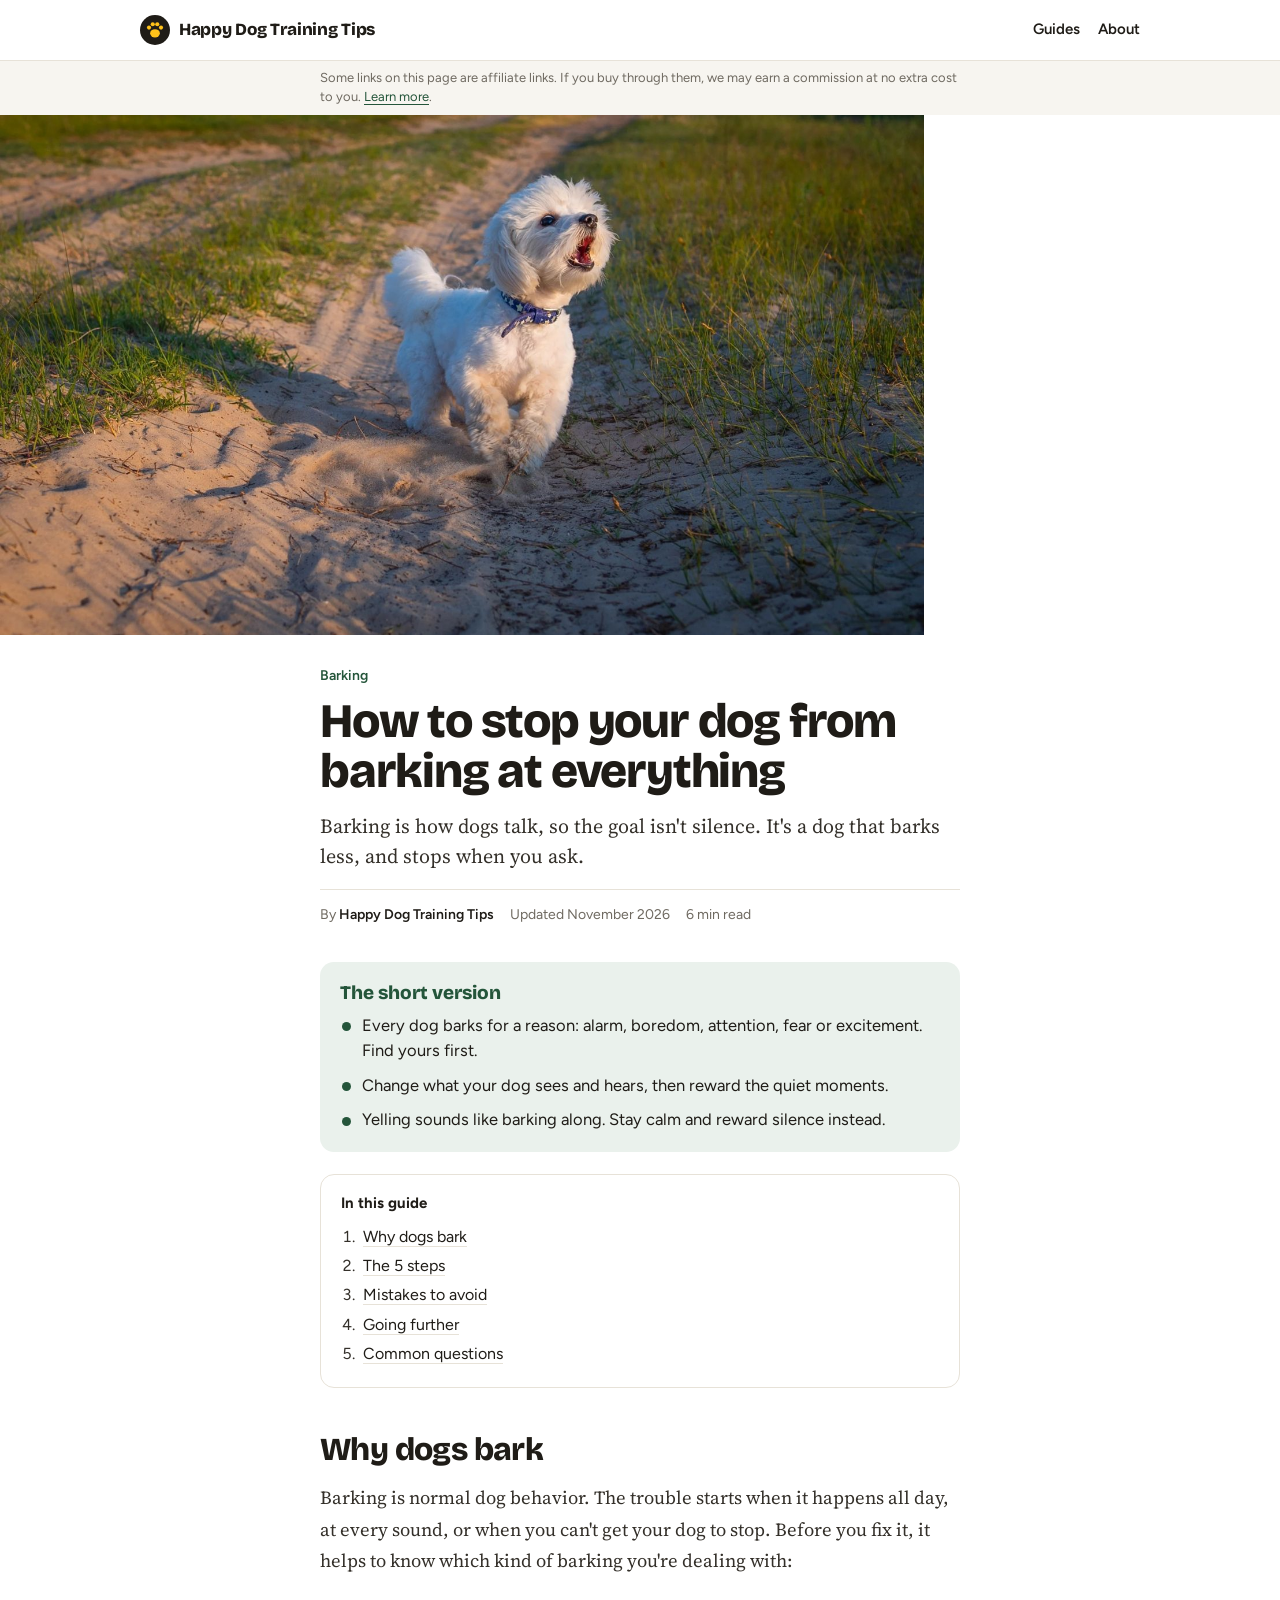
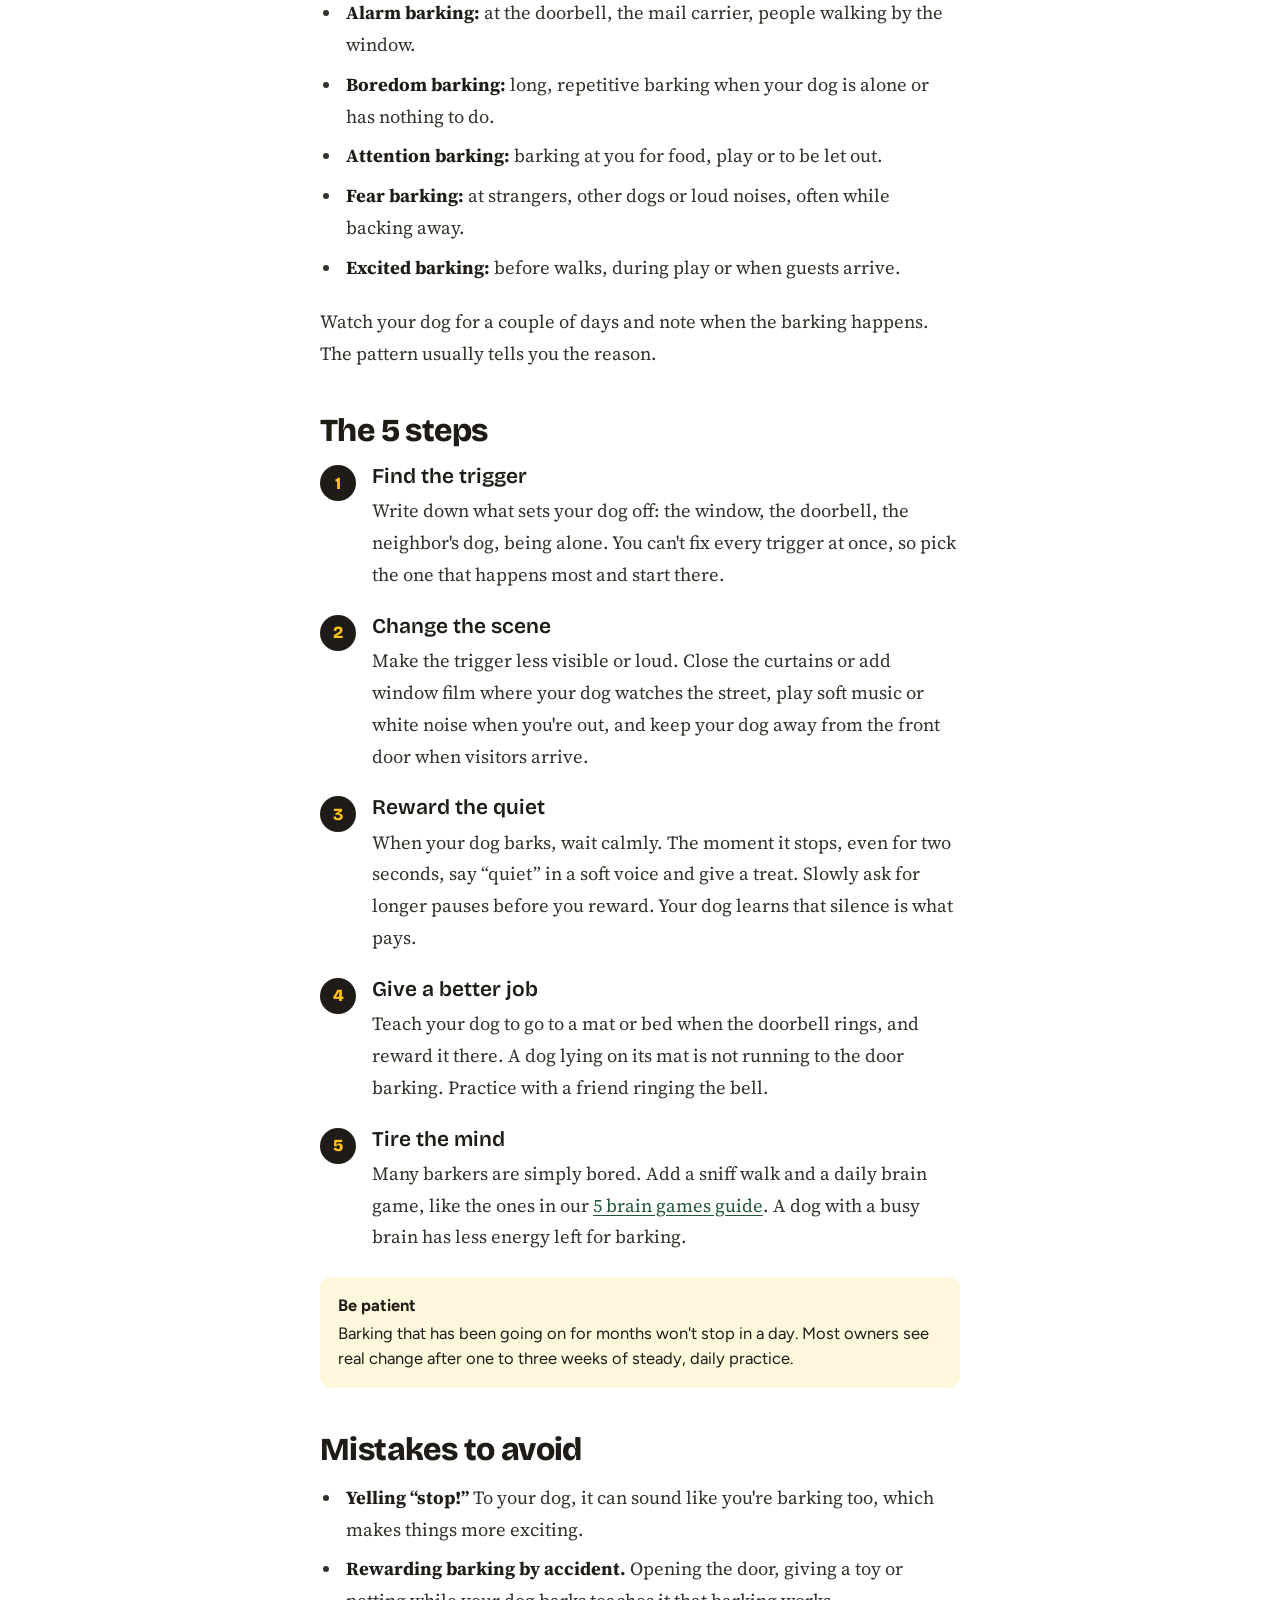
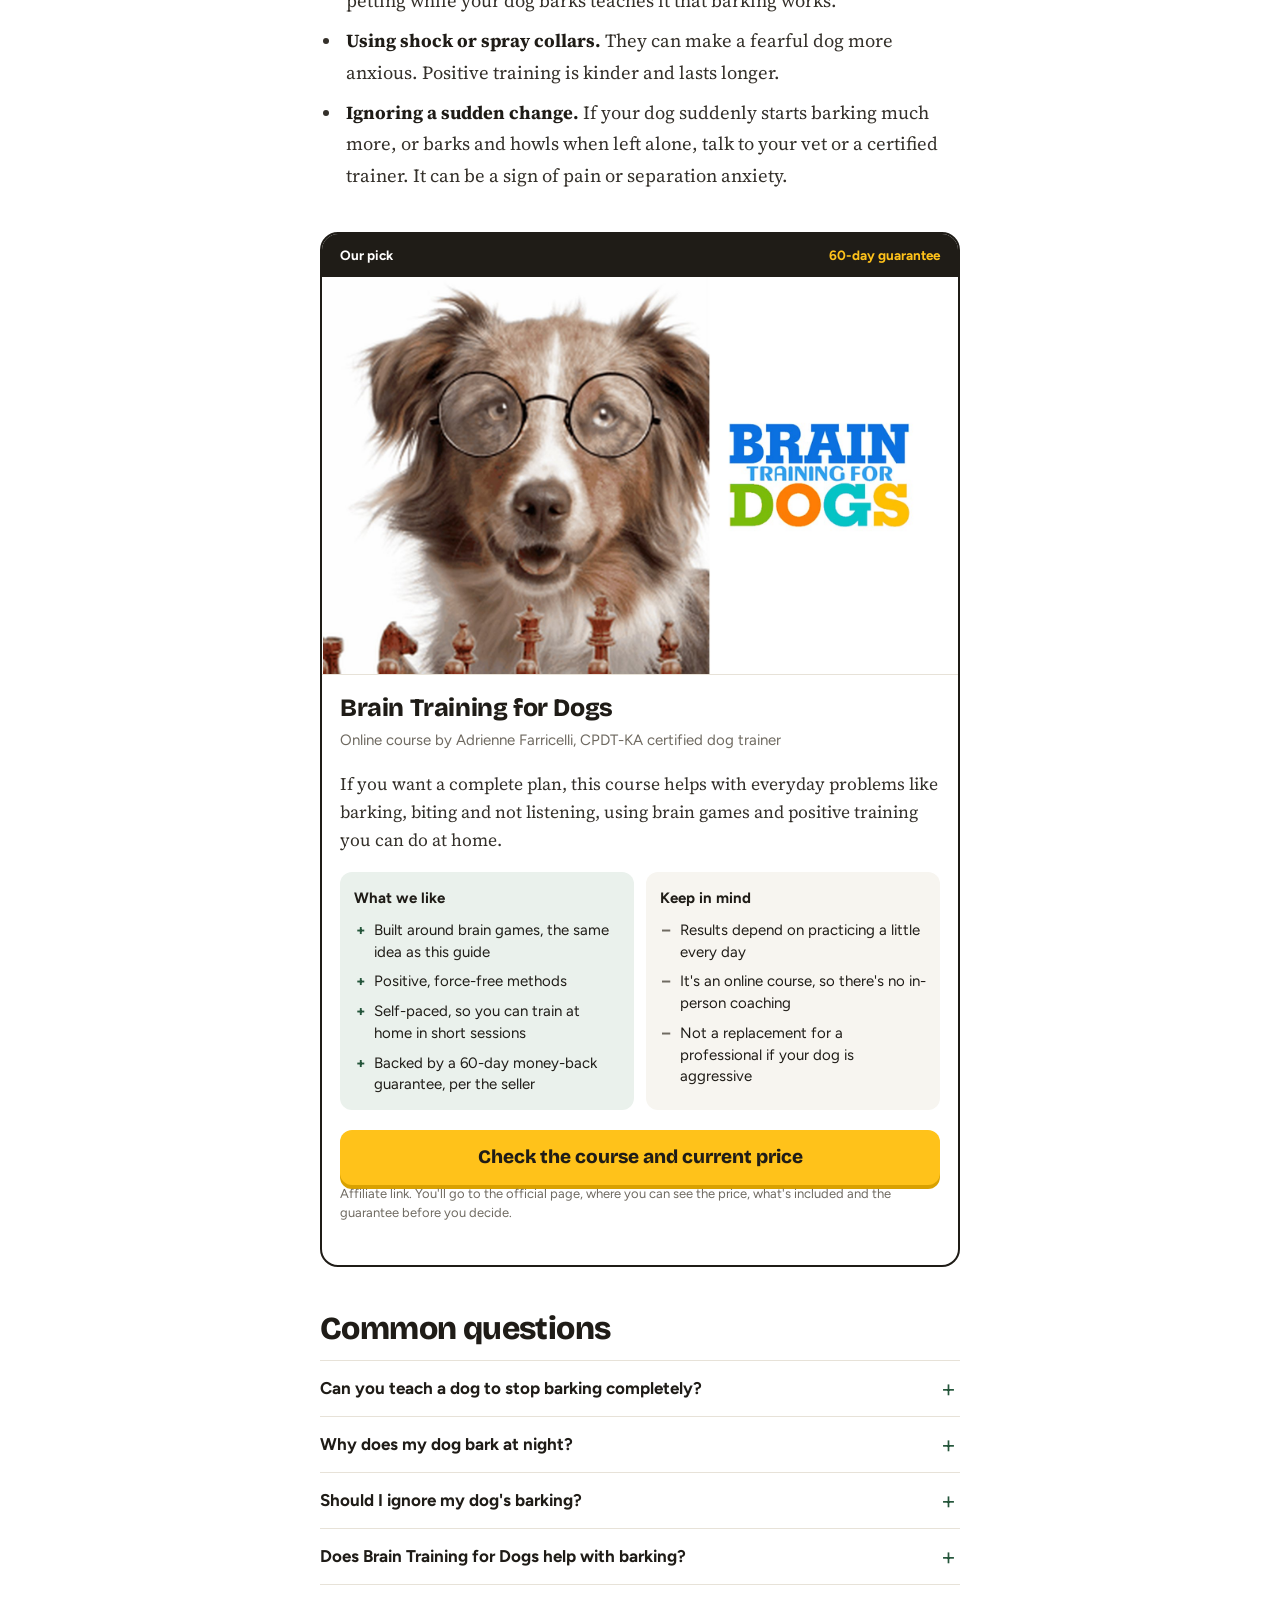
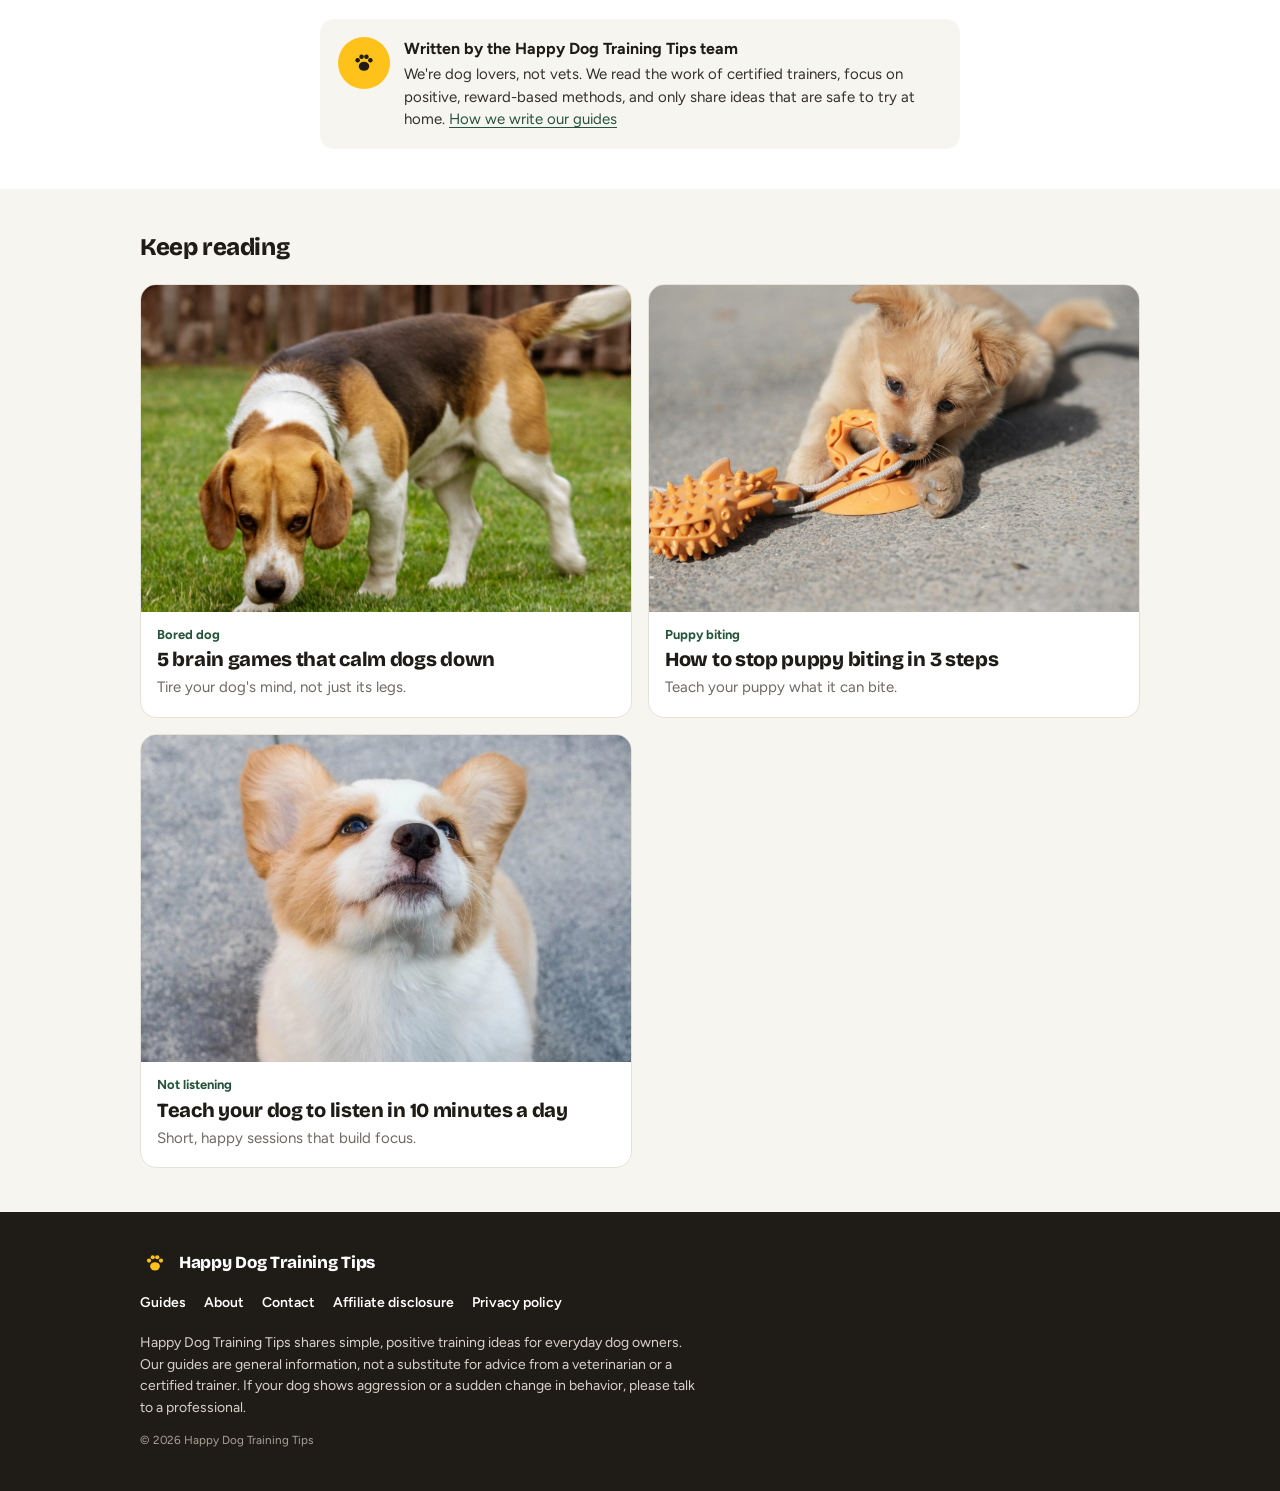
<file: public/dog-barking.html>
<!DOCTYPE html>
<html lang="en">
<head>
<meta charset="UTF-8">
<meta name="viewport" content="width=device-width, initial-scale=1.0">
<title>How to Stop Your Dog From Barking at Everything | Happy Dog Training Tips</title>
<meta name="description" content="Does your dog bark at people, other dogs and every noise? Learn why dogs bark and 5 calm, positive steps to teach your dog to be quiet.">
<meta property="og:title" content="How to Stop Your Dog From Barking at Everything | Happy Dog Training Tips">
<meta property="og:description" content="Does your dog bark at people, other dogs and every noise? Learn why dogs bark and 5 calm, positive steps to teach your dog to be quiet.">
<meta property="og:type" content="article">
<meta name="theme-color" content="#FFFFFF">
<link rel="icon" href="data:image/svg+xml,<svg viewBox='0 0 32 32' aria-hidden='true'><circle cx='16' cy='16' r='16' fill='%231F1C17'/><g fill='%23FFC21A'><ellipse cx='16' cy='19.5' rx='5.2' ry='4.4'/><circle cx='9.6' cy='13.4' r='2.2'/><circle cx='13.6' cy='9.8' r='2.2'/><circle cx='18.4' cy='9.8' r='2.2'/><circle cx='22.4' cy='13.4' r='2.2'/></g></svg>">
<link rel="preconnect" href="https://fonts.googleapis.com">
<link rel="preconnect" href="https://fonts.gstatic.com" crossorigin>
<link href="https://fonts.googleapis.com/css2?family=Bricolage+Grotesque:opsz,wght@12..96,600;12..96,800&family=Figtree:wght@400;600;700&family=Source+Serif+4:opsz,wght@8..60,400;8..60,600&display=swap" rel="stylesheet">
<link rel="stylesheet" href="css/style.css">
</head>
<body>
<header class="site-header">
  <div class="wide">
    <a class="logo" href="index.html"><svg viewBox="0 0 32 32" aria-hidden="true"><circle cx="16" cy="16" r="16" fill="#1F1C17"/><g fill="#FFC21A"><ellipse cx="16" cy="19.5" rx="5.2" ry="4.4"/><circle cx="9.6" cy="13.4" r="2.2"/><circle cx="13.6" cy="9.8" r="2.2"/><circle cx="18.4" cy="9.8" r="2.2"/><circle cx="22.4" cy="13.4" r="2.2"/></g></svg><span>Happy Dog Training Tips</span></a>
    <nav class="site-nav" aria-label="Main"><a href="index.html">Guides</a><a href="about.html" class="hide-sm">About</a></nav>
  </div>
</header>
<div class="disclosure"><div class="wrap">Some links on this page are affiliate links. If you buy through them, we may earn a commission at no extra cost to you. <a href="disclosure.html">Learn more</a>.</div></div>
<main>
<div class="photo photo-hero"><img src="img/dog-barking.jpg" alt="A small white dog barking on a sandy path" loading="lazy" onerror="this.remove()"></div>
<article class="wrap">
<div class="article-head">
<a class="crumb" href="index.html">Barking</a>
<h1>How to stop your dog from barking at everything</h1>
<p class="dek">Barking is how dogs talk, so the goal isn't silence. It's a dog that barks less, and stops when you ask.</p>
<div class="byline"><span>By <strong>Happy Dog Training Tips</strong></span><span>Updated November 2026</span><span>6 min read</span></div>
</div>
<div class="prose">
<section class="summary" aria-label="Quick answer"><h2>The short version</h2><ul><li>Every dog barks for a reason: alarm, boredom, attention, fear or excitement. Find yours first.</li><li>Change what your dog sees and hears, then reward the quiet moments.</li><li>Yelling sounds like barking along. Stay calm and reward silence instead.</li></ul></section>
<nav class="toc" aria-label="In this guide"><p>In this guide</p><ol><li><a href="#why">Why dogs bark</a></li><li><a href="#steps">The 5 steps</a></li><li><a href="#mistakes">Mistakes to avoid</a></li><li><a href="#our-pick">Going further</a></li><li><a href="#faq">Common questions</a></li></ol></nav>
<h2 id="why">Why dogs bark</h2>
<p>Barking is normal dog behavior. The trouble starts when it happens all day, at every sound, or when you can't get your dog to stop. Before you fix it, it helps to know which kind of barking you're dealing with:</p>
<ul>
<li><strong>Alarm barking:</strong> at the doorbell, the mail carrier, people walking by the window.</li>
<li><strong>Boredom barking:</strong> long, repetitive barking when your dog is alone or has nothing to do.</li>
<li><strong>Attention barking:</strong> barking at you for food, play or to be let out.</li>
<li><strong>Fear barking:</strong> at strangers, other dogs or loud noises, often while backing away.</li>
<li><strong>Excited barking:</strong> before walks, during play or when guests arrive.</li>
</ul>
<p>Watch your dog for a couple of days and note when the barking happens. The pattern usually tells you the reason.</p>

<h2 id="steps">The 5 steps</h2>
<ol class="steps">
<li><h3>Find the trigger</h3><p>Write down what sets your dog off: the window, the doorbell, the neighbor's dog, being alone. You can't fix every trigger at once, so pick the one that happens most and start there.</p></li>
<li><h3>Change the scene</h3><p>Make the trigger less visible or loud. Close the curtains or add window film where your dog watches the street, play soft music or white noise when you're out, and keep your dog away from the front door when visitors arrive.</p></li>
<li><h3>Reward the quiet</h3><p>When your dog barks, wait calmly. The moment it stops, even for two seconds, say “quiet” in a soft voice and give a treat. Slowly ask for longer pauses before you reward. Your dog learns that silence is what pays.</p></li>
<li><h3>Give a better job</h3><p>Teach your dog to go to a mat or bed when the doorbell rings, and reward it there. A dog lying on its mat is not running to the door barking. Practice with a friend ringing the bell.</p></li>
<li><h3>Tire the mind</h3><p>Many barkers are simply bored. Add a sniff walk and a daily brain game, like the ones in our <a href="bored-dog.html">5 brain games guide</a>. A dog with a busy brain has less energy left for barking.</p></li>
</ol>
<p class="callout"><strong>Be patient</strong>Barking that has been going on for months won't stop in a day. Most owners see real change after one to three weeks of steady, daily practice.</p>

<h2 id="mistakes">Mistakes to avoid</h2>
<ul>
<li><strong>Yelling “stop!”</strong> To your dog, it can sound like you're barking too, which makes things more exciting.</li>
<li><strong>Rewarding barking by accident.</strong> Opening the door, giving a toy or petting while your dog barks teaches it that barking works.</li>
<li><strong>Using shock or spray collars.</strong> They can make a fearful dog more anxious. Positive training is kinder and lasts longer.</li>
<li><strong>Ignoring a sudden change.</strong> If your dog suddenly starts barking much more, or barks and howls when left alone, talk to your vet or a certified trainer. It can be a sign of pain or separation anxiety.</li>
</ul>
<section class="pick" id="our-pick" aria-labelledby="pick-title">
  <div class="pick-top"><span>Our pick</span><span>60-day guarantee</span></div>
  <div class="photo"><img src="img/course.jpg" alt="Brain Training for Dogs online course" loading="lazy" onerror="this.remove()"></div>
  <div class="pick-body">
    <h3 id="pick-title">Brain Training for Dogs</h3>
    <p class="by">Online course by Adrienne Farricelli, CPDT-KA certified dog trainer</p>
    <p class="why">If you want a complete plan, this course helps with everyday problems like barking, biting and not listening, using brain games and positive training you can do at home.</p>
    <div class="proscons">
      <div class="pros"><p>What we like</p><ul>
        <li>Built around brain games, the same idea as this guide</li>
        <li>Positive, force-free methods</li>
        <li>Self-paced, so you can train at home in short sessions</li>
        <li>Backed by a 60-day money-back guarantee, per the seller</li>
      </ul></div>
      <div class="cons"><p>Keep in mind</p><ul>
        <li>Results depend on practicing a little every day</li>
        <li>It's an online course, so there's no in-person coaching</li>
        <li>Not a replacement for a professional if your dog is aggressive</li>
      </ul></div>
    </div>
    <a class="btn" href="https://a57eedqi3d25ma1549mf35sd-j.hop.clickbank.net?tid=barking" rel="sponsored nofollow noopener" target="_blank">Check the course and current price</a>
    <p class="btn-note">Affiliate link. You'll go to the official page, where you can see the price, what's included and the guarantee before you decide.</p>
  </div>
</section>
<h2 id="faq">Common questions</h2>
<div class="faq"><details><summary>Can you teach a dog to stop barking completely?</summary><div class="answer">No, and you shouldn't try. Barking is how dogs communicate. The realistic goal is less barking, and a dog that stops when you ask.</div></details><details><summary>Why does my dog bark at night?</summary><div class="answer">Common reasons are noises outside, boredom, needing to go potty, or not getting enough exercise during the day. A calm evening routine and a short walk before bed often help.</div></details><details><summary>Should I ignore my dog's barking?</summary><div class="answer">For attention barking, yes: don't look, talk or touch until your dog is quiet, then reward. For alarm or fear barking, ignoring isn't enough, so use the steps above to change the scene and teach a calm alternative.</div></details><details><summary>Does Brain Training for Dogs help with barking?</summary><div class="answer">The seller says the course covers common behavior problems, including barking, using brain games and positive methods. Check the official page for details on what's included before you buy.</div></details></div>
<aside class="author">
  <div class="avatar"><svg viewBox="0 0 32 32" aria-hidden="true"><g fill="#1F1C17"><ellipse cx="16" cy="19.5" rx="5.6" ry="4.8"/><circle cx="9.2" cy="13" r="2.4"/><circle cx="13.4" cy="9.2" r="2.4"/><circle cx="18.6" cy="9.2" r="2.4"/><circle cx="22.8" cy="13" r="2.4"/></g></svg></div>
  <p><strong>Written by the Happy Dog Training Tips team</strong>We're dog lovers, not vets. We read the work of certified trainers, focus on positive, reward-based methods, and only share ideas that are safe to try at home. <a href="about.html">How we write our guides</a></p>
</aside>
</div>
</article>
<section class="related"><div class="wide"><h2>Keep reading</h2><div class="cards"><a class="card" href="bored-dog.html"><div class="photo"><img src="img/bored-dog.jpg" alt="A beagle sniffing the grass in a backyard" loading="lazy" onerror="this.remove()"></div><div class="card-body"><p class="topic">Bored dog</p><h3>5 brain games that calm dogs down</h3><p>Tire your dog's mind, not just its legs.</p></div></a><a class="card" href="puppy-biting.html"><div class="photo"><img src="img/puppy-biting.jpg" alt="A puppy chewing on a rubber toy" loading="lazy" onerror="this.remove()"></div><div class="card-body"><p class="topic">Puppy biting</p><h3>How to stop puppy biting in 3 steps</h3><p>Teach your puppy what it can bite.</p></div></a><a class="card" href="dog-listening.html"><div class="photo"><img src="img/dog-listening.jpg" alt="A corgi puppy looking up, paying attention" loading="lazy" onerror="this.remove()"></div><div class="card-body"><p class="topic">Not listening</p><h3>Teach your dog to listen in 10 minutes a day</h3><p>Short, happy sessions that build focus.</p></div></a></div></div></section>
</main>
<footer class="site-footer">
  <div class="wide">
    <a class="logo" href="index.html"><svg viewBox="0 0 32 32" aria-hidden="true"><circle cx="16" cy="16" r="16" fill="#1F1C17"/><g fill="#FFC21A"><ellipse cx="16" cy="19.5" rx="5.2" ry="4.4"/><circle cx="9.6" cy="13.4" r="2.2"/><circle cx="13.6" cy="9.8" r="2.2"/><circle cx="18.4" cy="9.8" r="2.2"/><circle cx="22.4" cy="13.4" r="2.2"/></g></svg><span>Happy Dog Training Tips</span></a>
    <nav aria-label="Footer">
      <a href="index.html">Guides</a><a href="about.html">About</a><a href="contact.html">Contact</a><a href="disclosure.html">Affiliate disclosure</a><a href="privacy.html">Privacy policy</a>
    </nav>
    <p>Happy Dog Training Tips shares simple, positive training ideas for everyday dog owners. Our guides are general information, not a substitute for advice from a veterinarian or a certified trainer. If your dog shows aggression or a sudden change in behavior, please talk to a professional.</p>
    <small>© 2026 Happy Dog Training Tips</small>
  </div>
</footer>
</body>
</html>
</file>
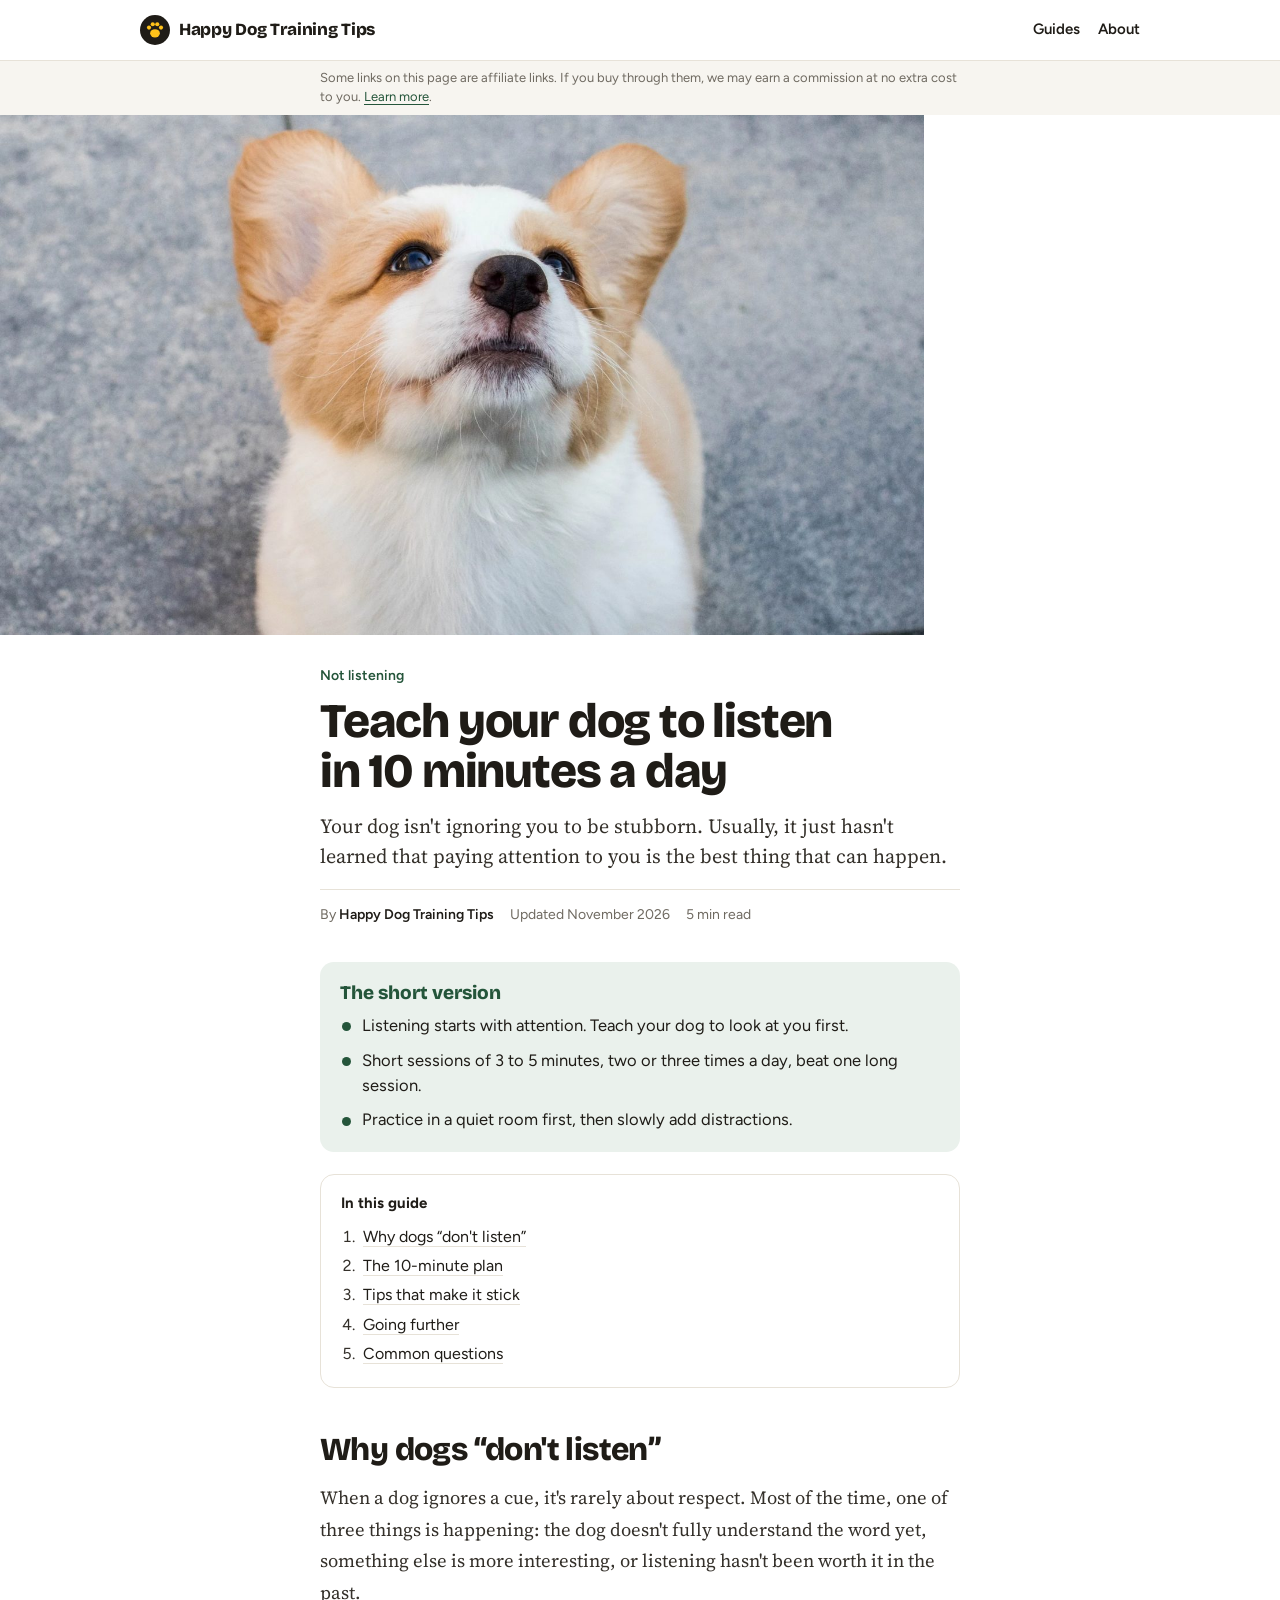
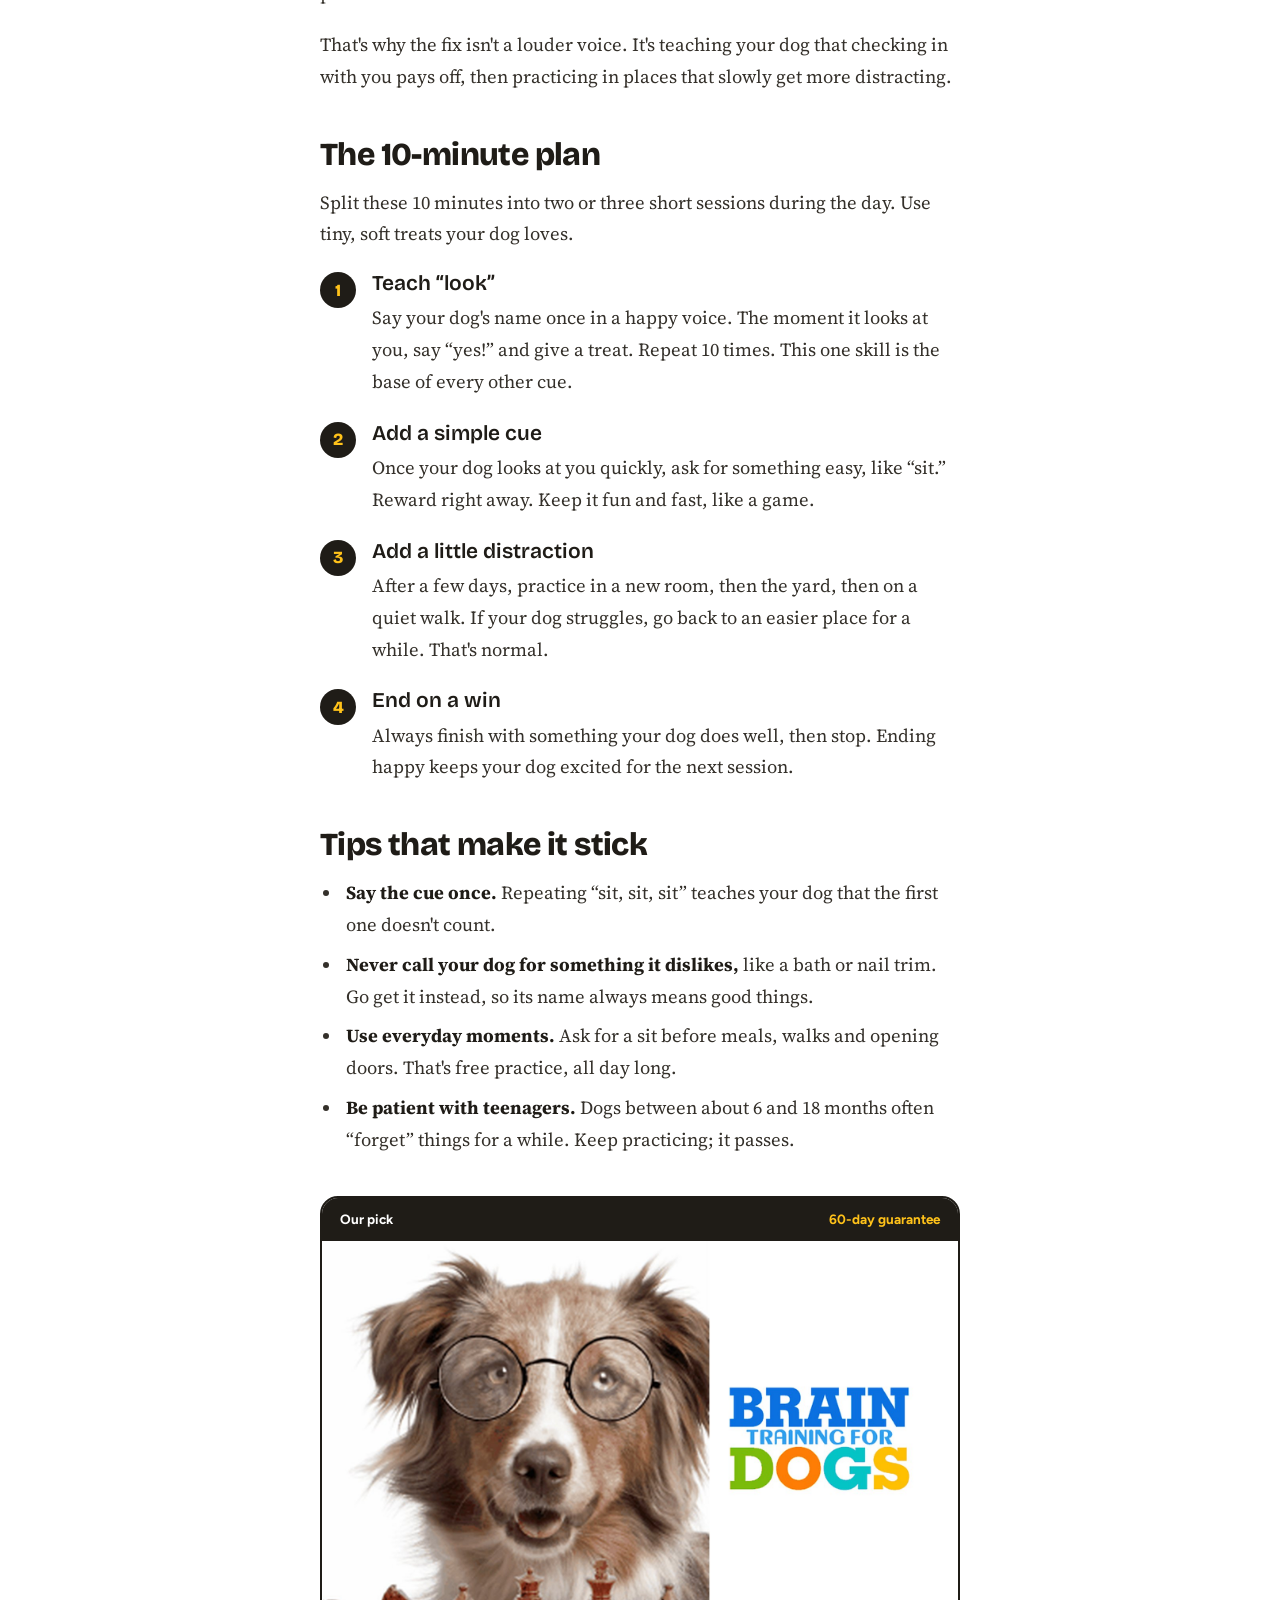
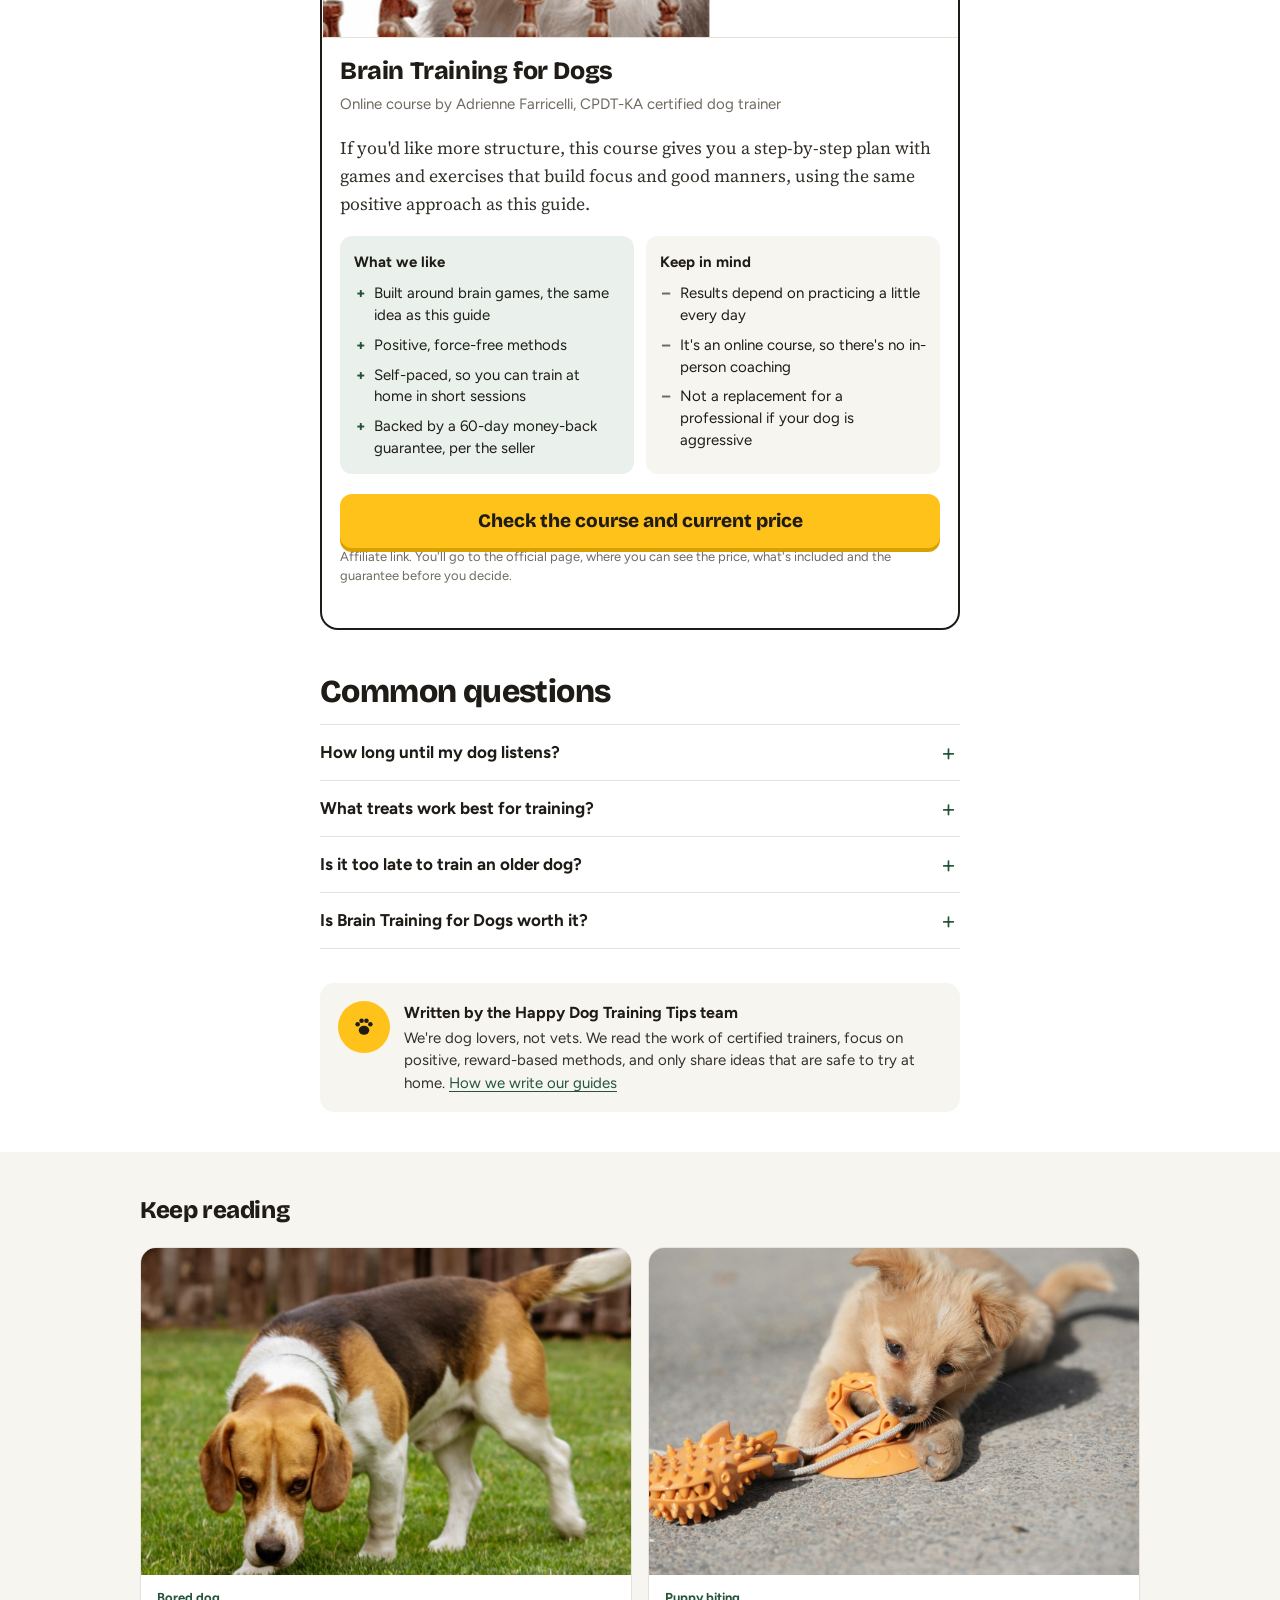
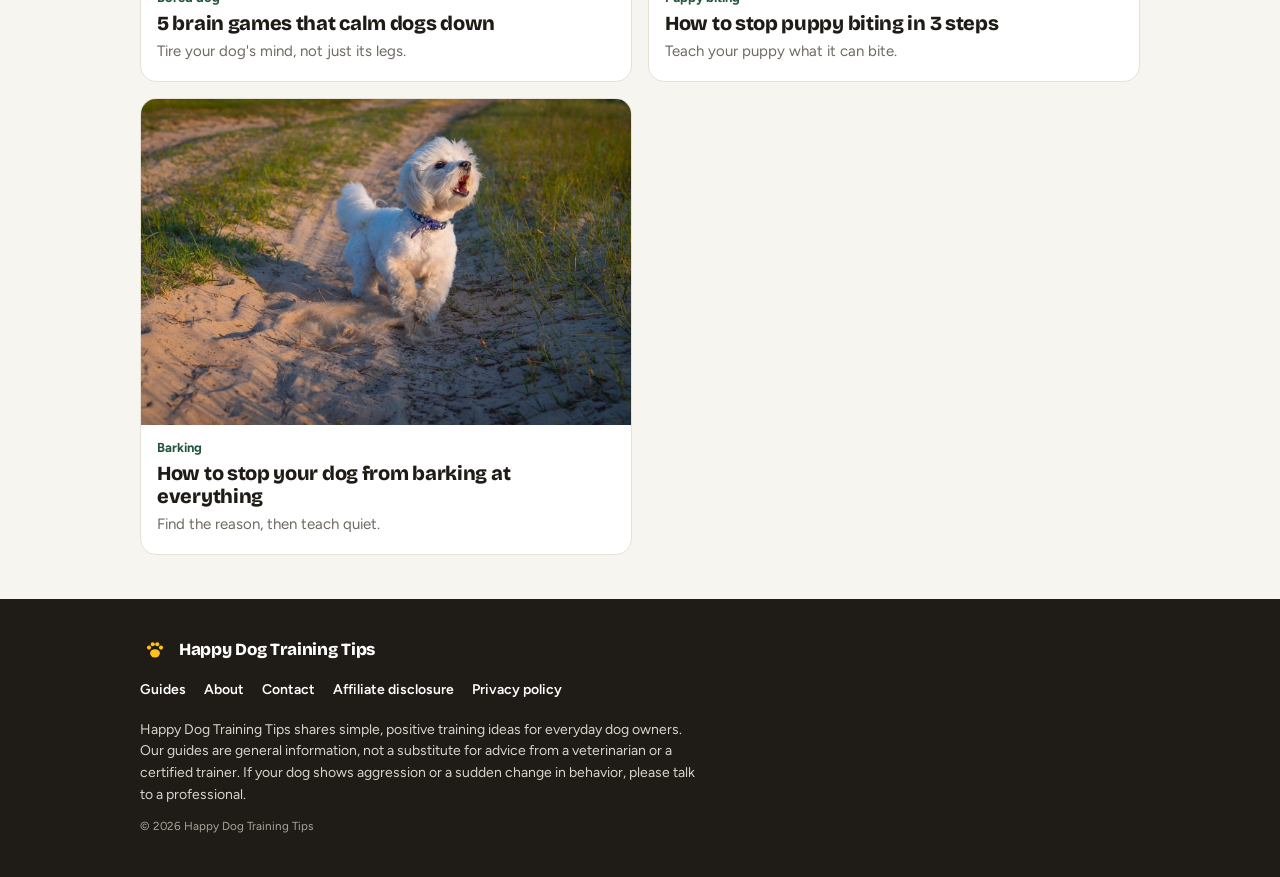
<file: public/dog-listening.html>
<!DOCTYPE html>
<html lang="en">
<head>
<meta charset="UTF-8">
<meta name="viewport" content="width=device-width, initial-scale=1.0">
<title>Teach Your Dog to Listen in 10 Minutes a Day | Happy Dog Training Tips</title>
<meta name="description" content="Does your dog ignore you? Learn a simple 10-minute daily routine to build focus and teach your dog to listen, using positive training.">
<meta property="og:title" content="Teach Your Dog to Listen in 10 Minutes a Day | Happy Dog Training Tips">
<meta property="og:description" content="Does your dog ignore you? Learn a simple 10-minute daily routine to build focus and teach your dog to listen, using positive training.">
<meta property="og:type" content="article">
<meta name="theme-color" content="#FFFFFF">
<link rel="icon" href="data:image/svg+xml,<svg viewBox='0 0 32 32' aria-hidden='true'><circle cx='16' cy='16' r='16' fill='%231F1C17'/><g fill='%23FFC21A'><ellipse cx='16' cy='19.5' rx='5.2' ry='4.4'/><circle cx='9.6' cy='13.4' r='2.2'/><circle cx='13.6' cy='9.8' r='2.2'/><circle cx='18.4' cy='9.8' r='2.2'/><circle cx='22.4' cy='13.4' r='2.2'/></g></svg>">
<link rel="preconnect" href="https://fonts.googleapis.com">
<link rel="preconnect" href="https://fonts.gstatic.com" crossorigin>
<link href="https://fonts.googleapis.com/css2?family=Bricolage+Grotesque:opsz,wght@12..96,600;12..96,800&family=Figtree:wght@400;600;700&family=Source+Serif+4:opsz,wght@8..60,400;8..60,600&display=swap" rel="stylesheet">
<link rel="stylesheet" href="css/style.css">
</head>
<body>
<header class="site-header">
  <div class="wide">
    <a class="logo" href="index.html"><svg viewBox="0 0 32 32" aria-hidden="true"><circle cx="16" cy="16" r="16" fill="#1F1C17"/><g fill="#FFC21A"><ellipse cx="16" cy="19.5" rx="5.2" ry="4.4"/><circle cx="9.6" cy="13.4" r="2.2"/><circle cx="13.6" cy="9.8" r="2.2"/><circle cx="18.4" cy="9.8" r="2.2"/><circle cx="22.4" cy="13.4" r="2.2"/></g></svg><span>Happy Dog Training Tips</span></a>
    <nav class="site-nav" aria-label="Main"><a href="index.html">Guides</a><a href="about.html" class="hide-sm">About</a></nav>
  </div>
</header>
<div class="disclosure"><div class="wrap">Some links on this page are affiliate links. If you buy through them, we may earn a commission at no extra cost to you. <a href="disclosure.html">Learn more</a>.</div></div>
<main>
<div class="photo photo-hero"><img src="img/dog-listening.jpg" alt="A corgi puppy looking up, paying attention" loading="lazy" onerror="this.remove()"></div>
<article class="wrap">
<div class="article-head">
<a class="crumb" href="index.html">Not listening</a>
<h1>Teach your dog to listen in 10 minutes a day</h1>
<p class="dek">Your dog isn't ignoring you to be stubborn. Usually, it just hasn't learned that paying attention to you is the best thing that can happen.</p>
<div class="byline"><span>By <strong>Happy Dog Training Tips</strong></span><span>Updated November 2026</span><span>5 min read</span></div>
</div>
<div class="prose">
<section class="summary" aria-label="Quick answer"><h2>The short version</h2><ul><li>Listening starts with attention. Teach your dog to look at you first.</li><li>Short sessions of 3 to 5 minutes, two or three times a day, beat one long session.</li><li>Practice in a quiet room first, then slowly add distractions.</li></ul></section>
<nav class="toc" aria-label="In this guide"><p>In this guide</p><ol><li><a href="#why">Why dogs “don't listen”</a></li><li><a href="#plan">The 10-minute plan</a></li><li><a href="#tips">Tips that make it stick</a></li><li><a href="#our-pick">Going further</a></li><li><a href="#faq">Common questions</a></li></ol></nav>
<h2 id="why">Why dogs “don't listen”</h2>
<p>When a dog ignores a cue, it's rarely about respect. Most of the time, one of three things is happening: the dog doesn't fully understand the word yet, something else is more interesting, or listening hasn't been worth it in the past.</p>
<p>That's why the fix isn't a louder voice. It's teaching your dog that checking in with you pays off, then practicing in places that slowly get more distracting.</p>

<h2 id="plan">The 10-minute plan</h2>
<p>Split these 10 minutes into two or three short sessions during the day. Use tiny, soft treats your dog loves.</p>
<ol class="steps">
<li><h3>Teach “look”</h3><p>Say your dog's name once in a happy voice. The moment it looks at you, say “yes!” and give a treat. Repeat 10 times. This one skill is the base of every other cue.</p></li>
<li><h3>Add a simple cue</h3><p>Once your dog looks at you quickly, ask for something easy, like “sit.” Reward right away. Keep it fun and fast, like a game.</p></li>
<li><h3>Add a little distraction</h3><p>After a few days, practice in a new room, then the yard, then on a quiet walk. If your dog struggles, go back to an easier place for a while. That's normal.</p></li>
<li><h3>End on a win</h3><p>Always finish with something your dog does well, then stop. Ending happy keeps your dog excited for the next session.</p></li>
</ol>

<h2 id="tips">Tips that make it stick</h2>
<ul>
<li><strong>Say the cue once.</strong> Repeating “sit, sit, sit” teaches your dog that the first one doesn't count.</li>
<li><strong>Never call your dog for something it dislikes,</strong> like a bath or nail trim. Go get it instead, so its name always means good things.</li>
<li><strong>Use everyday moments.</strong> Ask for a sit before meals, walks and opening doors. That's free practice, all day long.</li>
<li><strong>Be patient with teenagers.</strong> Dogs between about 6 and 18 months often “forget” things for a while. Keep practicing; it passes.</li>
</ul>
<section class="pick" id="our-pick" aria-labelledby="pick-title">
  <div class="pick-top"><span>Our pick</span><span>60-day guarantee</span></div>
  <div class="photo"><img src="img/course.jpg" alt="Brain Training for Dogs online course" loading="lazy" onerror="this.remove()"></div>
  <div class="pick-body">
    <h3 id="pick-title">Brain Training for Dogs</h3>
    <p class="by">Online course by Adrienne Farricelli, CPDT-KA certified dog trainer</p>
    <p class="why">If you'd like more structure, this course gives you a step-by-step plan with games and exercises that build focus and good manners, using the same positive approach as this guide.</p>
    <div class="proscons">
      <div class="pros"><p>What we like</p><ul>
        <li>Built around brain games, the same idea as this guide</li>
        <li>Positive, force-free methods</li>
        <li>Self-paced, so you can train at home in short sessions</li>
        <li>Backed by a 60-day money-back guarantee, per the seller</li>
      </ul></div>
      <div class="cons"><p>Keep in mind</p><ul>
        <li>Results depend on practicing a little every day</li>
        <li>It's an online course, so there's no in-person coaching</li>
        <li>Not a replacement for a professional if your dog is aggressive</li>
      </ul></div>
    </div>
    <a class="btn" href="https://a57eedqi3d25ma1549mf35sd-j.hop.clickbank.net?tid=listen" rel="sponsored nofollow noopener" target="_blank">Check the course and current price</a>
    <p class="btn-note">Affiliate link. You'll go to the official page, where you can see the price, what's included and the guarantee before you decide.</p>
  </div>
</section>
<h2 id="faq">Common questions</h2>
<div class="faq"><details><summary>How long until my dog listens?</summary><div class="answer">Many dogs start responding to their name and “look” within a few days of short daily practice. Listening around big distractions takes longer, usually weeks of steady, patient work.</div></details><details><summary>What treats work best for training?</summary><div class="answer">Small, soft and smelly treats work best, about the size of a pea, so your dog can eat them quickly. Many owners also use pieces of their dog's regular food for easy cues.</div></details><details><summary>Is it too late to train an older dog?</summary><div class="answer">Not at all. Adult and senior dogs can learn new things at any age. Keep sessions short and gentle, and be patient with dogs that have old habits.</div></details><details><summary>Is Brain Training for Dogs worth it?</summary><div class="answer">If you want a structured plan and like positive, game-based training, it can be a good fit. It's self-paced and online, and the seller offers a 60-day money-back guarantee. See the official page for current details.</div></details></div>
<aside class="author">
  <div class="avatar"><svg viewBox="0 0 32 32" aria-hidden="true"><g fill="#1F1C17"><ellipse cx="16" cy="19.5" rx="5.6" ry="4.8"/><circle cx="9.2" cy="13" r="2.4"/><circle cx="13.4" cy="9.2" r="2.4"/><circle cx="18.6" cy="9.2" r="2.4"/><circle cx="22.8" cy="13" r="2.4"/></g></svg></div>
  <p><strong>Written by the Happy Dog Training Tips team</strong>We're dog lovers, not vets. We read the work of certified trainers, focus on positive, reward-based methods, and only share ideas that are safe to try at home. <a href="about.html">How we write our guides</a></p>
</aside>
</div>
</article>
<section class="related"><div class="wide"><h2>Keep reading</h2><div class="cards"><a class="card" href="bored-dog.html"><div class="photo"><img src="img/bored-dog.jpg" alt="A beagle sniffing the grass in a backyard" loading="lazy" onerror="this.remove()"></div><div class="card-body"><p class="topic">Bored dog</p><h3>5 brain games that calm dogs down</h3><p>Tire your dog's mind, not just its legs.</p></div></a><a class="card" href="puppy-biting.html"><div class="photo"><img src="img/puppy-biting.jpg" alt="A puppy chewing on a rubber toy" loading="lazy" onerror="this.remove()"></div><div class="card-body"><p class="topic">Puppy biting</p><h3>How to stop puppy biting in 3 steps</h3><p>Teach your puppy what it can bite.</p></div></a><a class="card" href="dog-barking.html"><div class="photo"><img src="img/dog-barking.jpg" alt="A small white dog barking on a sandy path" loading="lazy" onerror="this.remove()"></div><div class="card-body"><p class="topic">Barking</p><h3>How to stop your dog from barking at everything</h3><p>Find the reason, then teach quiet.</p></div></a></div></div></section>
</main>
<footer class="site-footer">
  <div class="wide">
    <a class="logo" href="index.html"><svg viewBox="0 0 32 32" aria-hidden="true"><circle cx="16" cy="16" r="16" fill="#1F1C17"/><g fill="#FFC21A"><ellipse cx="16" cy="19.5" rx="5.2" ry="4.4"/><circle cx="9.6" cy="13.4" r="2.2"/><circle cx="13.6" cy="9.8" r="2.2"/><circle cx="18.4" cy="9.8" r="2.2"/><circle cx="22.4" cy="13.4" r="2.2"/></g></svg><span>Happy Dog Training Tips</span></a>
    <nav aria-label="Footer">
      <a href="index.html">Guides</a><a href="about.html">About</a><a href="contact.html">Contact</a><a href="disclosure.html">Affiliate disclosure</a><a href="privacy.html">Privacy policy</a>
    </nav>
    <p>Happy Dog Training Tips shares simple, positive training ideas for everyday dog owners. Our guides are general information, not a substitute for advice from a veterinarian or a certified trainer. If your dog shows aggression or a sudden change in behavior, please talk to a professional.</p>
    <small>© 2026 Happy Dog Training Tips</small>
  </div>
</footer>
</body>
</html>
</file>
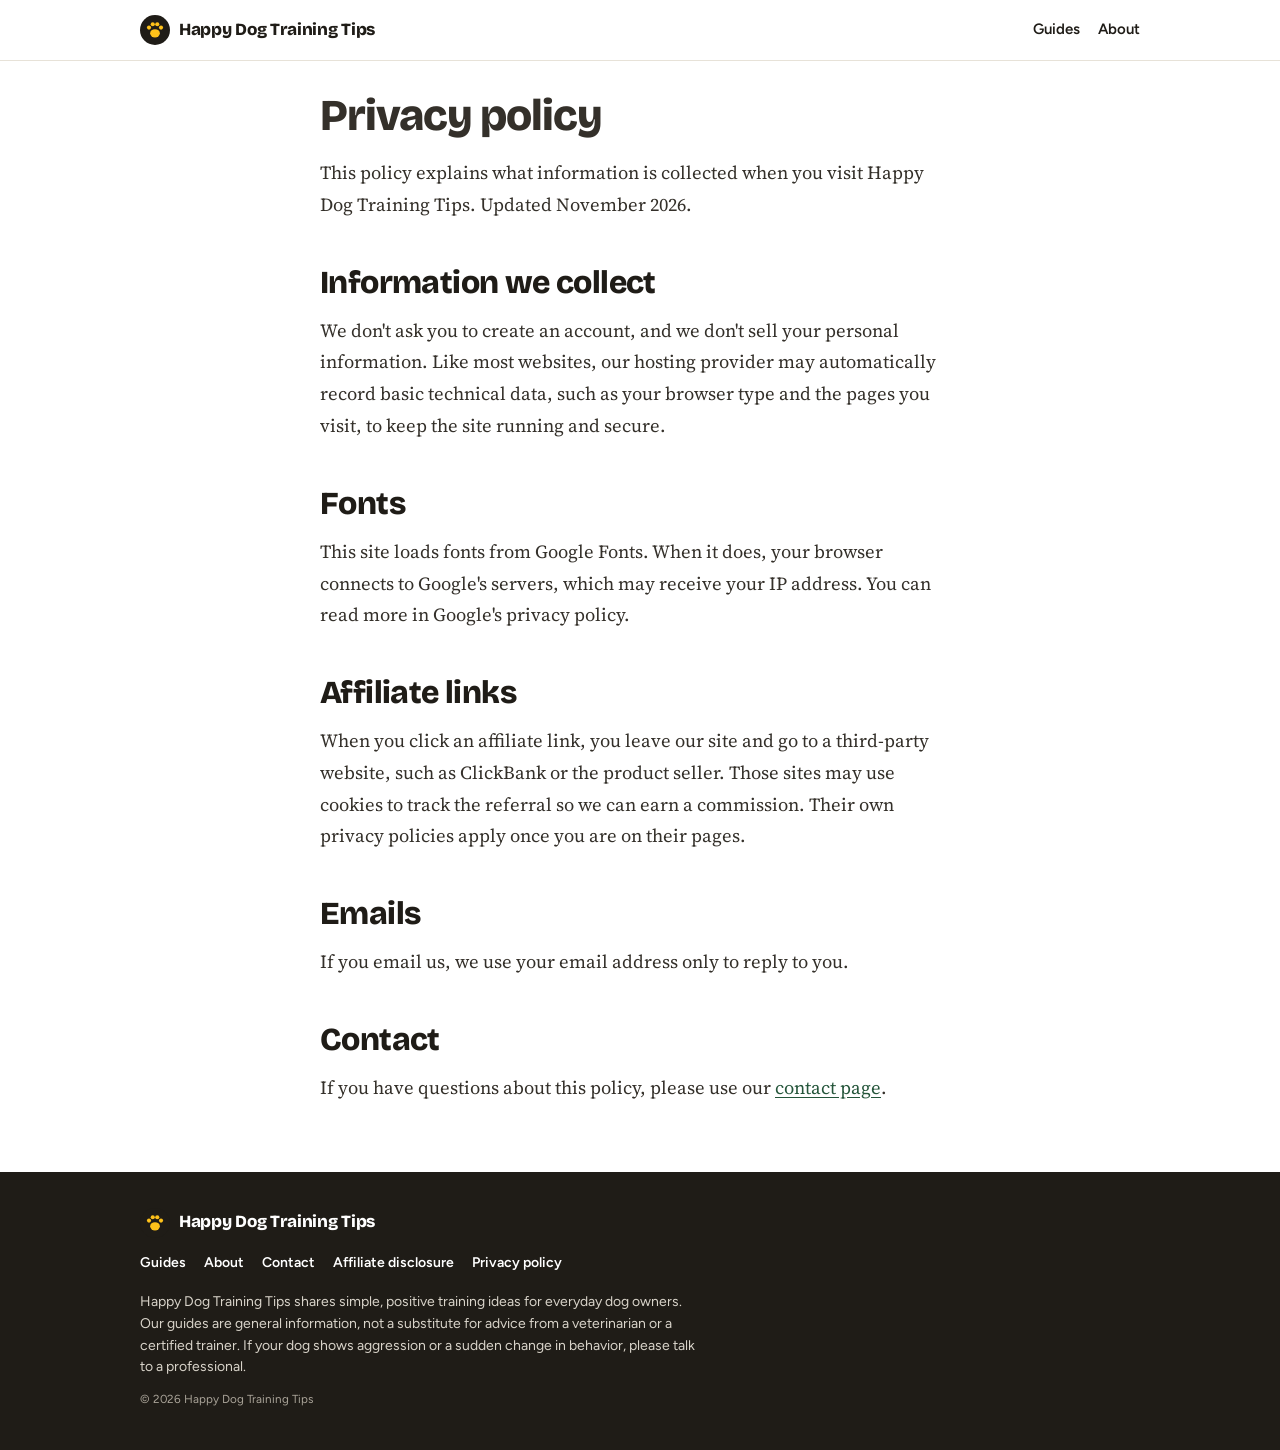
<file: public/privacy.html>
<!DOCTYPE html>
<html lang="en">
<head>
<meta charset="UTF-8">
<meta name="viewport" content="width=device-width, initial-scale=1.0">
<title>Privacy policy | Happy Dog Training Tips</title>
<meta name="description" content="Privacy policy for Happy Dog Training Tips.">
<meta property="og:title" content="Privacy policy | Happy Dog Training Tips">
<meta property="og:description" content="Privacy policy for Happy Dog Training Tips.">
<meta property="og:type" content="article">
<meta name="theme-color" content="#FFFFFF">
<link rel="icon" href="data:image/svg+xml,<svg viewBox='0 0 32 32' aria-hidden='true'><circle cx='16' cy='16' r='16' fill='%231F1C17'/><g fill='%23FFC21A'><ellipse cx='16' cy='19.5' rx='5.2' ry='4.4'/><circle cx='9.6' cy='13.4' r='2.2'/><circle cx='13.6' cy='9.8' r='2.2'/><circle cx='18.4' cy='9.8' r='2.2'/><circle cx='22.4' cy='13.4' r='2.2'/></g></svg>">
<link rel="preconnect" href="https://fonts.googleapis.com">
<link rel="preconnect" href="https://fonts.gstatic.com" crossorigin>
<link href="https://fonts.googleapis.com/css2?family=Bricolage+Grotesque:opsz,wght@12..96,600;12..96,800&family=Figtree:wght@400;600;700&family=Source+Serif+4:opsz,wght@8..60,400;8..60,600&display=swap" rel="stylesheet">
<link rel="stylesheet" href="css/style.css">
</head>
<body>
<header class="site-header">
  <div class="wide">
    <a class="logo" href="index.html"><svg viewBox="0 0 32 32" aria-hidden="true"><circle cx="16" cy="16" r="16" fill="#1F1C17"/><g fill="#FFC21A"><ellipse cx="16" cy="19.5" rx="5.2" ry="4.4"/><circle cx="9.6" cy="13.4" r="2.2"/><circle cx="13.6" cy="9.8" r="2.2"/><circle cx="18.4" cy="9.8" r="2.2"/><circle cx="22.4" cy="13.4" r="2.2"/></g></svg><span>Happy Dog Training Tips</span></a>
    <nav class="site-nav" aria-label="Main"><a href="index.html">Guides</a><a href="about.html" class="hide-sm">About</a></nav>
  </div>
</header>
<main class="page"><div class="wrap prose"><h1>Privacy policy</h1>

<p>This policy explains what information is collected when you visit Happy Dog Training Tips. Updated November 2026.</p>
<h2>Information we collect</h2>
<p>We don't ask you to create an account, and we don't sell your personal information. Like most websites, our hosting provider may automatically record basic technical data, such as your browser type and the pages you visit, to keep the site running and secure.</p>
<h2>Fonts</h2>
<p>This site loads fonts from Google Fonts. When it does, your browser connects to Google's servers, which may receive your IP address. You can read more in Google's privacy policy.</p>
<h2>Affiliate links</h2>
<p>When you click an affiliate link, you leave our site and go to a third-party website, such as ClickBank or the product seller. Those sites may use cookies to track the referral so we can earn a commission. Their own privacy policies apply once you are on their pages.</p>
<h2>Emails</h2>
<p>If you email us, we use your email address only to reply to you.</p>
<h2>Contact</h2>
<p>If you have questions about this policy, please use our <a href="contact.html">contact page</a>.</p>
</div></main>
<footer class="site-footer">
  <div class="wide">
    <a class="logo" href="index.html"><svg viewBox="0 0 32 32" aria-hidden="true"><circle cx="16" cy="16" r="16" fill="#1F1C17"/><g fill="#FFC21A"><ellipse cx="16" cy="19.5" rx="5.2" ry="4.4"/><circle cx="9.6" cy="13.4" r="2.2"/><circle cx="13.6" cy="9.8" r="2.2"/><circle cx="18.4" cy="9.8" r="2.2"/><circle cx="22.4" cy="13.4" r="2.2"/></g></svg><span>Happy Dog Training Tips</span></a>
    <nav aria-label="Footer">
      <a href="index.html">Guides</a><a href="about.html">About</a><a href="contact.html">Contact</a><a href="disclosure.html">Affiliate disclosure</a><a href="privacy.html">Privacy policy</a>
    </nav>
    <p>Happy Dog Training Tips shares simple, positive training ideas for everyday dog owners. Our guides are general information, not a substitute for advice from a veterinarian or a certified trainer. If your dog shows aggression or a sudden change in behavior, please talk to a professional.</p>
    <small>© 2026 Happy Dog Training Tips</small>
  </div>
</footer>
</body>
</html>
</file>
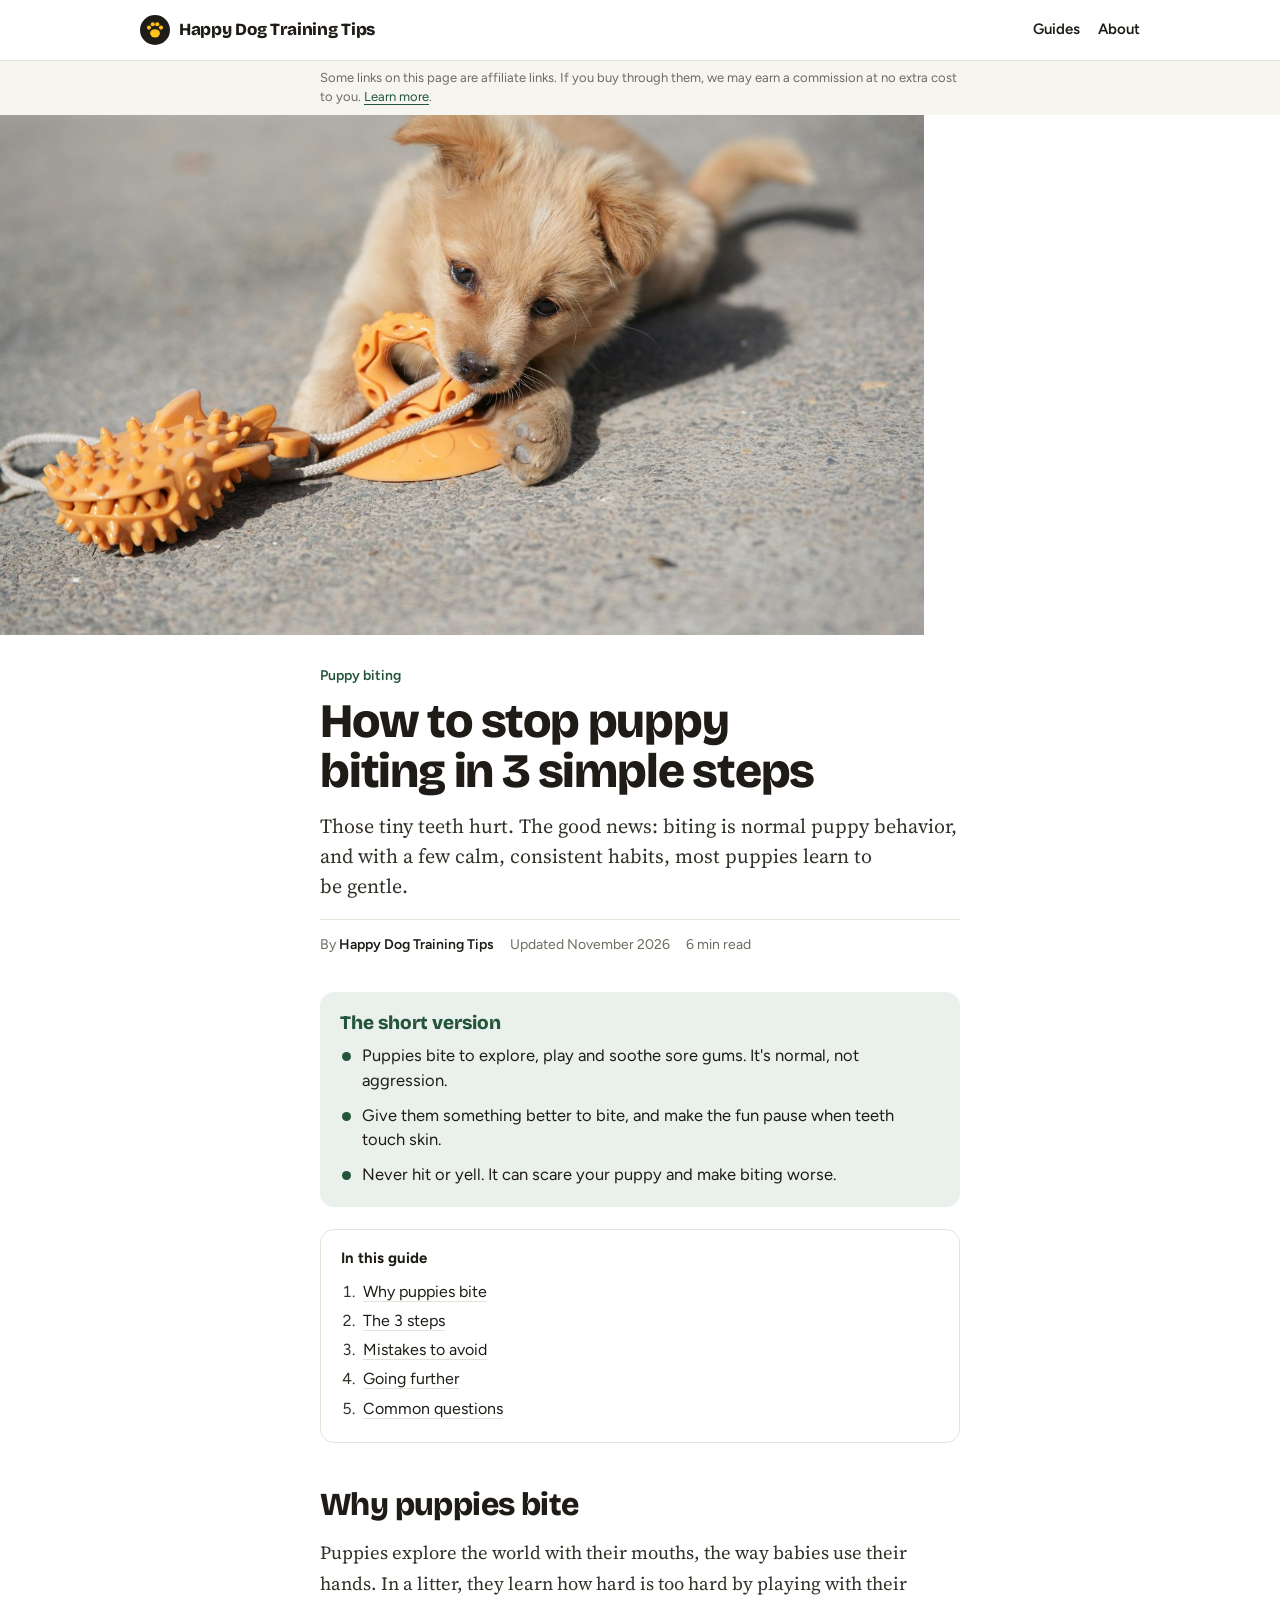
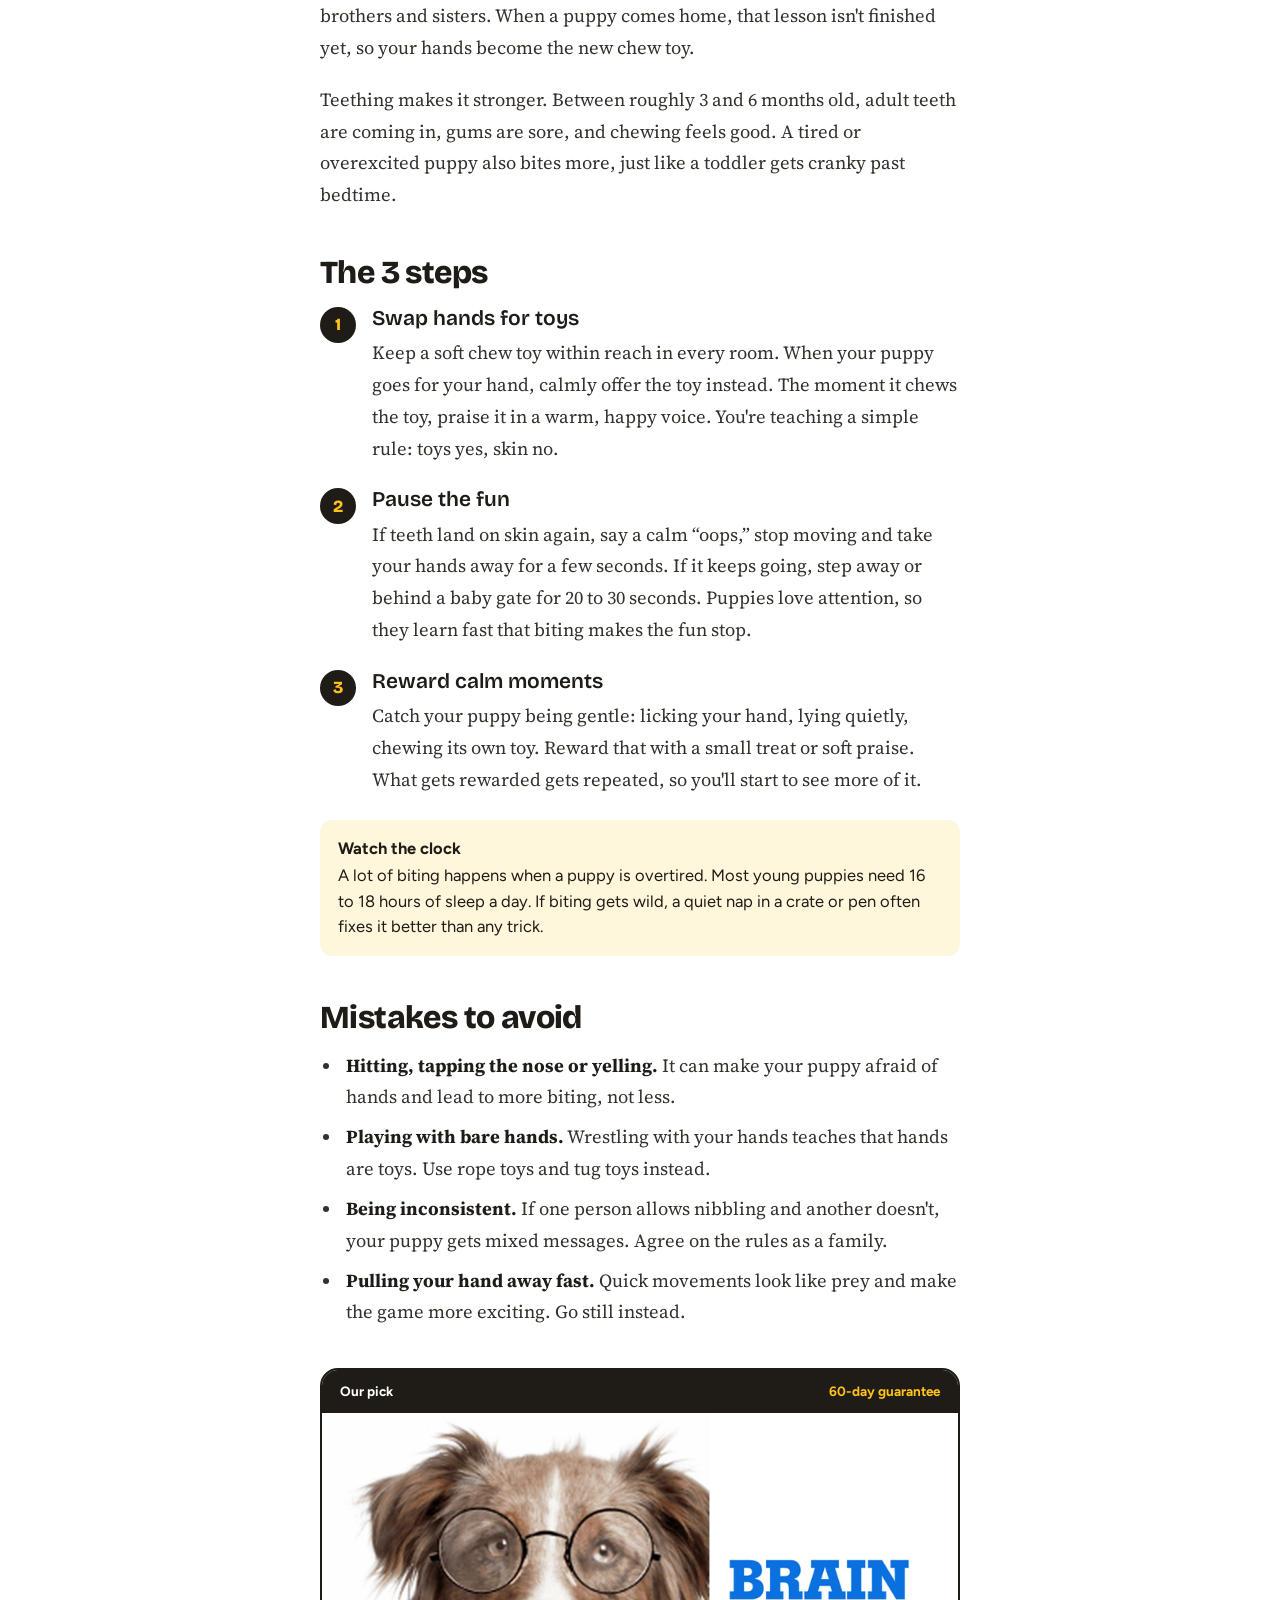
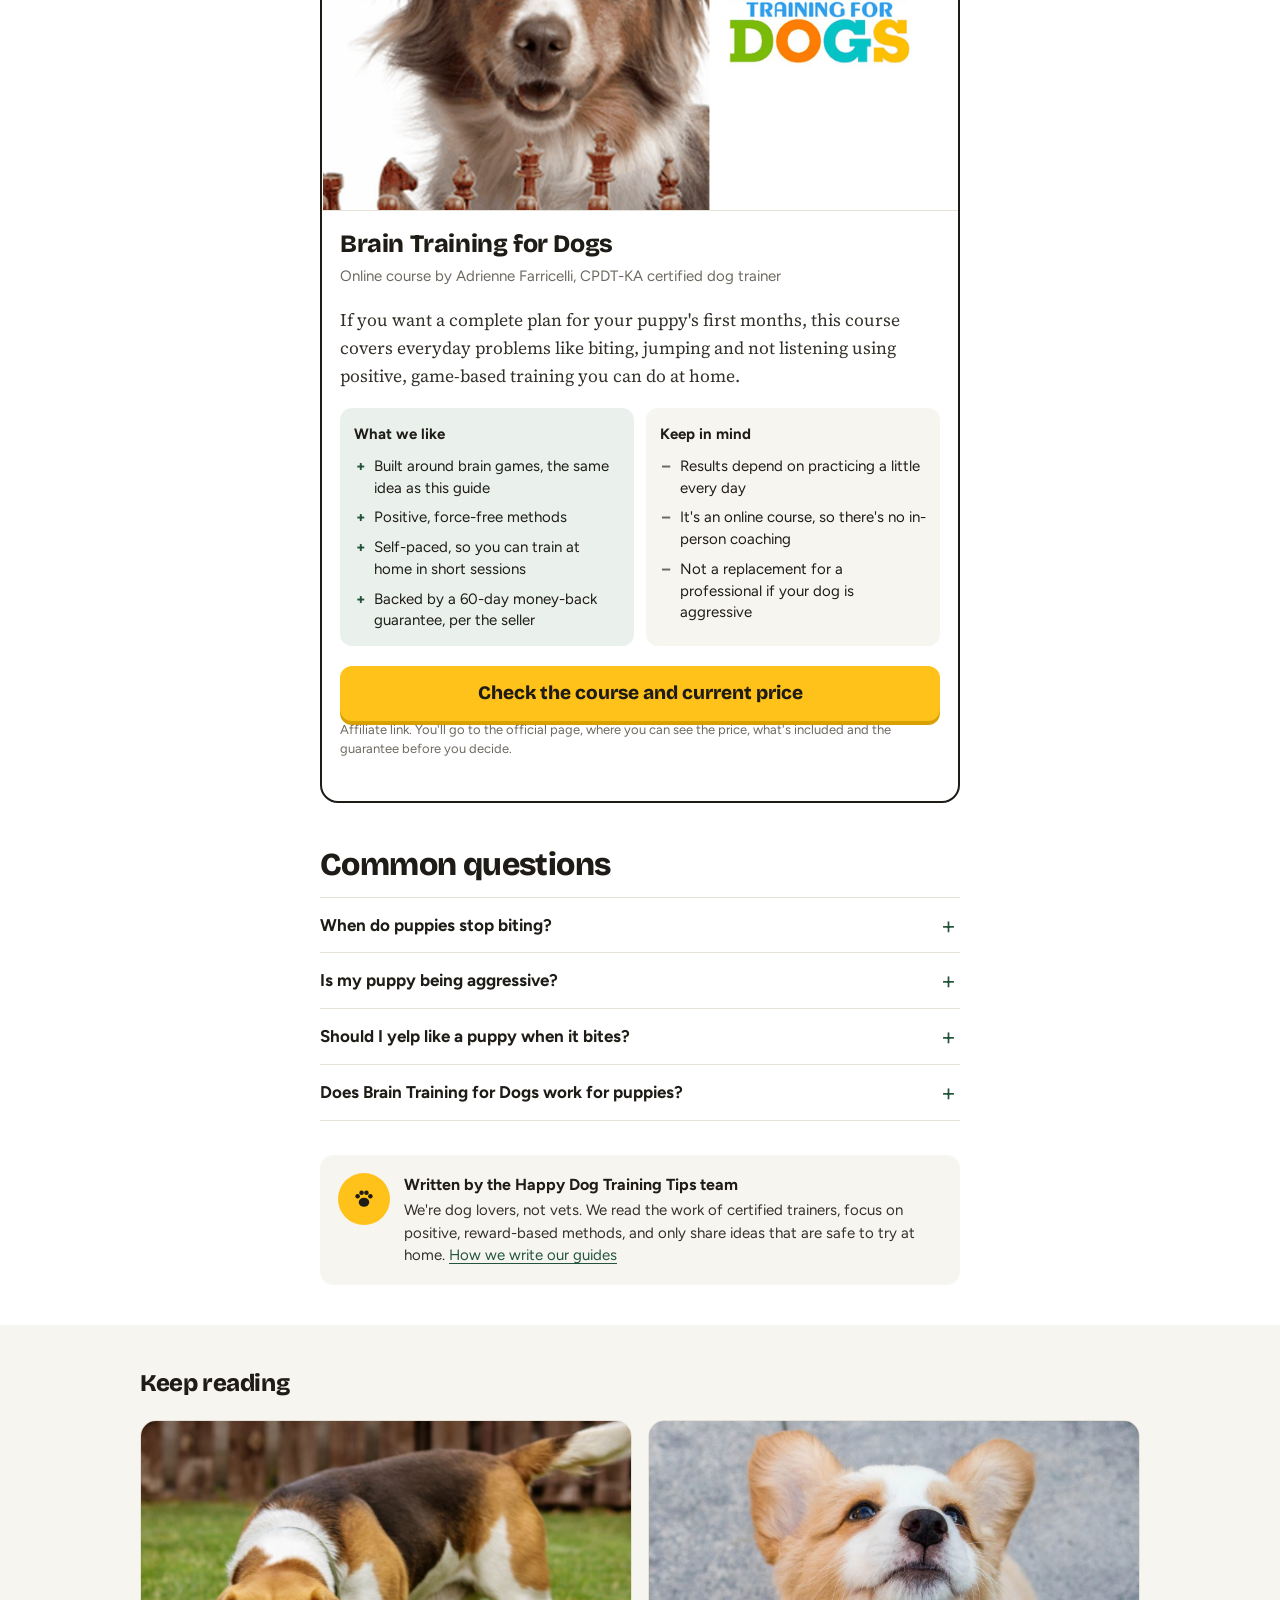
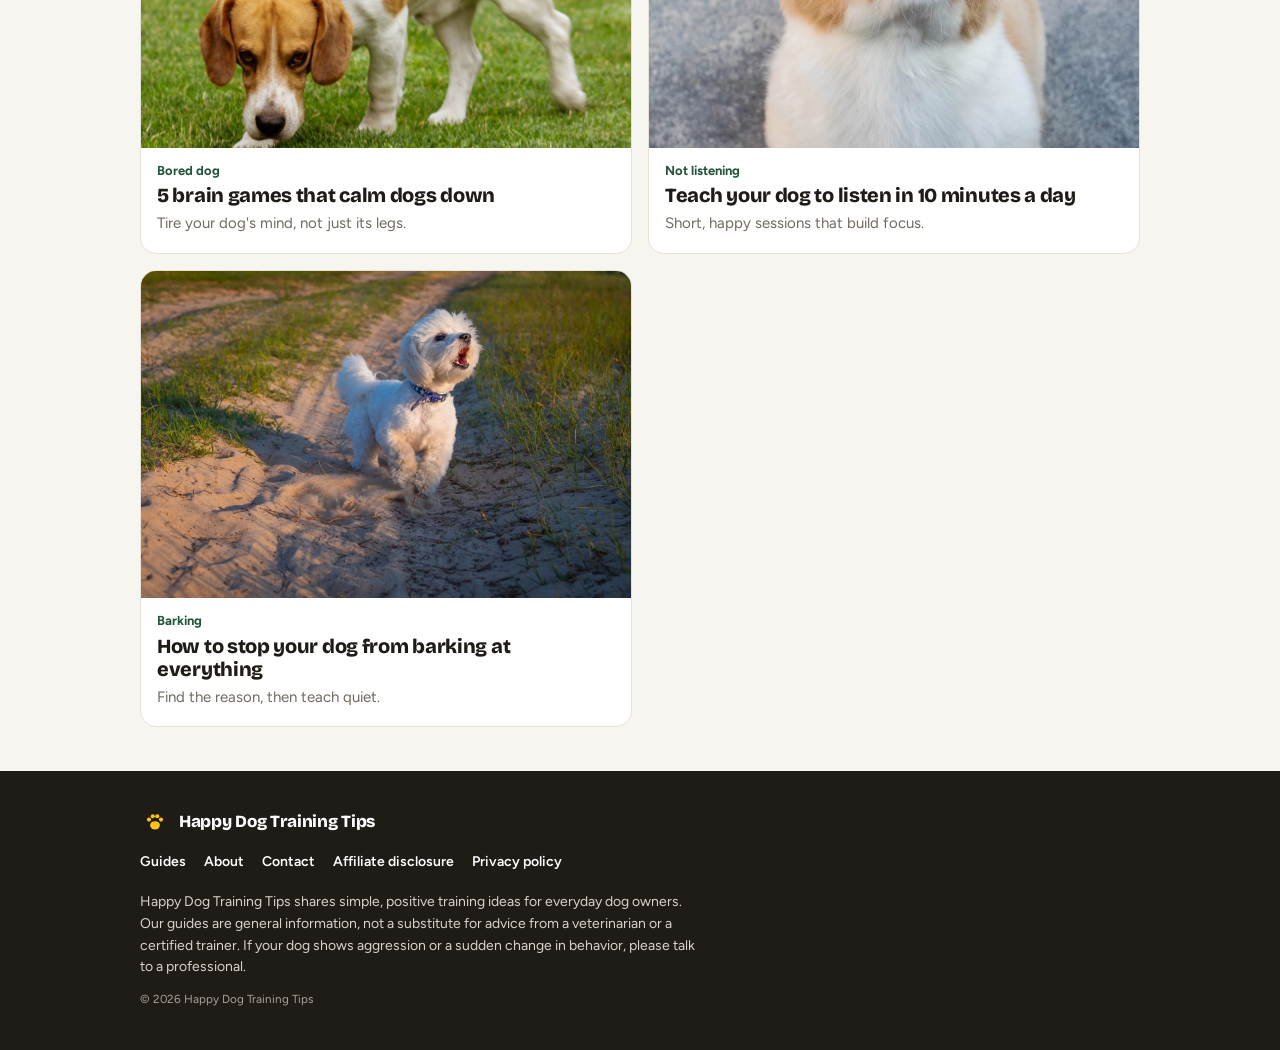
<file: public/puppy-biting.html>
<!DOCTYPE html>
<html lang="en">
<head>
<meta charset="UTF-8">
<meta name="viewport" content="width=device-width, initial-scale=1.0">
<title>How to Stop Puppy Biting: 3 Simple Steps That Work | Happy Dog Training Tips</title>
<meta name="description" content="Puppy biting your hands, feet and clothes? Learn why puppies bite and 3 gentle, positive steps to teach your puppy what it can bite instead.">
<meta property="og:title" content="How to Stop Puppy Biting: 3 Simple Steps That Work | Happy Dog Training Tips">
<meta property="og:description" content="Puppy biting your hands, feet and clothes? Learn why puppies bite and 3 gentle, positive steps to teach your puppy what it can bite instead.">
<meta property="og:type" content="article">
<meta name="theme-color" content="#FFFFFF">
<link rel="icon" href="data:image/svg+xml,<svg viewBox='0 0 32 32' aria-hidden='true'><circle cx='16' cy='16' r='16' fill='%231F1C17'/><g fill='%23FFC21A'><ellipse cx='16' cy='19.5' rx='5.2' ry='4.4'/><circle cx='9.6' cy='13.4' r='2.2'/><circle cx='13.6' cy='9.8' r='2.2'/><circle cx='18.4' cy='9.8' r='2.2'/><circle cx='22.4' cy='13.4' r='2.2'/></g></svg>">
<link rel="preconnect" href="https://fonts.googleapis.com">
<link rel="preconnect" href="https://fonts.gstatic.com" crossorigin>
<link href="https://fonts.googleapis.com/css2?family=Bricolage+Grotesque:opsz,wght@12..96,600;12..96,800&family=Figtree:wght@400;600;700&family=Source+Serif+4:opsz,wght@8..60,400;8..60,600&display=swap" rel="stylesheet">
<link rel="stylesheet" href="css/style.css">
</head>
<body>
<header class="site-header">
  <div class="wide">
    <a class="logo" href="index.html"><svg viewBox="0 0 32 32" aria-hidden="true"><circle cx="16" cy="16" r="16" fill="#1F1C17"/><g fill="#FFC21A"><ellipse cx="16" cy="19.5" rx="5.2" ry="4.4"/><circle cx="9.6" cy="13.4" r="2.2"/><circle cx="13.6" cy="9.8" r="2.2"/><circle cx="18.4" cy="9.8" r="2.2"/><circle cx="22.4" cy="13.4" r="2.2"/></g></svg><span>Happy Dog Training Tips</span></a>
    <nav class="site-nav" aria-label="Main"><a href="index.html">Guides</a><a href="about.html" class="hide-sm">About</a></nav>
  </div>
</header>
<div class="disclosure"><div class="wrap">Some links on this page are affiliate links. If you buy through them, we may earn a commission at no extra cost to you. <a href="disclosure.html">Learn more</a>.</div></div>
<main>
<div class="photo photo-hero"><img src="img/puppy-biting.jpg" alt="A puppy chewing on a rubber toy" loading="lazy" onerror="this.remove()"></div>
<article class="wrap">
<div class="article-head">
<a class="crumb" href="index.html">Puppy biting</a>
<h1>How to stop puppy biting in 3 simple steps</h1>
<p class="dek">Those tiny teeth hurt. The good news: biting is normal puppy behavior, and with a few calm, consistent habits, most puppies learn to be gentle.</p>
<div class="byline"><span>By <strong>Happy Dog Training Tips</strong></span><span>Updated November 2026</span><span>6 min read</span></div>
</div>
<div class="prose">
<section class="summary" aria-label="Quick answer"><h2>The short version</h2><ul><li>Puppies bite to explore, play and soothe sore gums. It's normal, not aggression.</li><li>Give them something better to bite, and make the fun pause when teeth touch skin.</li><li>Never hit or yell. It can scare your puppy and make biting worse.</li></ul></section>
<nav class="toc" aria-label="In this guide"><p>In this guide</p><ol><li><a href="#why">Why puppies bite</a></li><li><a href="#steps">The 3 steps</a></li><li><a href="#mistakes">Mistakes to avoid</a></li><li><a href="#our-pick">Going further</a></li><li><a href="#faq">Common questions</a></li></ol></nav>
<h2 id="why">Why puppies bite</h2>
<p>Puppies explore the world with their mouths, the way babies use their hands. In a litter, they learn how hard is too hard by playing with their brothers and sisters. When a puppy comes home, that lesson isn't finished yet, so your hands become the new chew toy.</p>
<p>Teething makes it stronger. Between roughly 3 and 6 months old, adult teeth are coming in, gums are sore, and chewing feels good. A tired or overexcited puppy also bites more, just like a toddler gets cranky past bedtime.</p>

<h2 id="steps">The 3 steps</h2>
<ol class="steps">
<li><h3>Swap hands for toys</h3><p>Keep a soft chew toy within reach in every room. When your puppy goes for your hand, calmly offer the toy instead. The moment it chews the toy, praise it in a warm, happy voice. You're teaching a simple rule: toys yes, skin no.</p></li>
<li><h3>Pause the fun</h3><p>If teeth land on skin again, say a calm “oops,” stop moving and take your hands away for a few seconds. If it keeps going, step away or behind a baby gate for 20 to 30 seconds. Puppies love attention, so they learn fast that biting makes the fun stop.</p></li>
<li><h3>Reward calm moments</h3><p>Catch your puppy being gentle: licking your hand, lying quietly, chewing its own toy. Reward that with a small treat or soft praise. What gets rewarded gets repeated, so you'll start to see more of it.</p></li>
</ol>
<p class="callout"><strong>Watch the clock</strong>A lot of biting happens when a puppy is overtired. Most young puppies need 16 to 18 hours of sleep a day. If biting gets wild, a quiet nap in a crate or pen often fixes it better than any trick.</p>

<h2 id="mistakes">Mistakes to avoid</h2>
<ul>
<li><strong>Hitting, tapping the nose or yelling.</strong> It can make your puppy afraid of hands and lead to more biting, not less.</li>
<li><strong>Playing with bare hands.</strong> Wrestling with your hands teaches that hands are toys. Use rope toys and tug toys instead.</li>
<li><strong>Being inconsistent.</strong> If one person allows nibbling and another doesn't, your puppy gets mixed messages. Agree on the rules as a family.</li>
<li><strong>Pulling your hand away fast.</strong> Quick movements look like prey and make the game more exciting. Go still instead.</li>
</ul>
<section class="pick" id="our-pick" aria-labelledby="pick-title">
  <div class="pick-top"><span>Our pick</span><span>60-day guarantee</span></div>
  <div class="photo"><img src="img/course.jpg" alt="Brain Training for Dogs online course" loading="lazy" onerror="this.remove()"></div>
  <div class="pick-body">
    <h3 id="pick-title">Brain Training for Dogs</h3>
    <p class="by">Online course by Adrienne Farricelli, CPDT-KA certified dog trainer</p>
    <p class="why">If you want a complete plan for your puppy's first months, this course covers everyday problems like biting, jumping and not listening using positive, game-based training you can do at home.</p>
    <div class="proscons">
      <div class="pros"><p>What we like</p><ul>
        <li>Built around brain games, the same idea as this guide</li>
        <li>Positive, force-free methods</li>
        <li>Self-paced, so you can train at home in short sessions</li>
        <li>Backed by a 60-day money-back guarantee, per the seller</li>
      </ul></div>
      <div class="cons"><p>Keep in mind</p><ul>
        <li>Results depend on practicing a little every day</li>
        <li>It's an online course, so there's no in-person coaching</li>
        <li>Not a replacement for a professional if your dog is aggressive</li>
      </ul></div>
    </div>
    <a class="btn" href="https://a57eedqi3d25ma1549mf35sd-j.hop.clickbank.net?tid=puppy" rel="sponsored nofollow noopener" target="_blank">Check the course and current price</a>
    <p class="btn-note">Affiliate link. You'll go to the official page, where you can see the price, what's included and the guarantee before you decide.</p>
  </div>
</section>
<h2 id="faq">Common questions</h2>
<div class="faq"><details><summary>When do puppies stop biting?</summary><div class="answer">Most puppies bite much less by around 6 to 7 months old, once adult teeth are in, especially if you've been teaching gentle mouths from the start. Every puppy is different, so stay consistent.</div></details><details><summary>Is my puppy being aggressive?</summary><div class="answer">Usually not. Play biting comes with a wiggly body, play bows and a relaxed face. If you see stiff freezing, growling with a hard stare, or biting when guarding food or toys, talk to a vet or a certified trainer.</div></details><details><summary>Should I yelp like a puppy when it bites?</summary><div class="answer">It works for some puppies and makes others more excited. If yelping winds your puppy up, switch to a calm “oops” and a short pause instead.</div></details><details><summary>Does Brain Training for Dogs work for puppies?</summary><div class="answer">The creator says the games and exercises can be used with dogs of different ages, including puppies. Check the official page for details on what's included before you buy.</div></details></div>
<aside class="author">
  <div class="avatar"><svg viewBox="0 0 32 32" aria-hidden="true"><g fill="#1F1C17"><ellipse cx="16" cy="19.5" rx="5.6" ry="4.8"/><circle cx="9.2" cy="13" r="2.4"/><circle cx="13.4" cy="9.2" r="2.4"/><circle cx="18.6" cy="9.2" r="2.4"/><circle cx="22.8" cy="13" r="2.4"/></g></svg></div>
  <p><strong>Written by the Happy Dog Training Tips team</strong>We're dog lovers, not vets. We read the work of certified trainers, focus on positive, reward-based methods, and only share ideas that are safe to try at home. <a href="about.html">How we write our guides</a></p>
</aside>
</div>
</article>
<section class="related"><div class="wide"><h2>Keep reading</h2><div class="cards"><a class="card" href="bored-dog.html"><div class="photo"><img src="img/bored-dog.jpg" alt="A beagle sniffing the grass in a backyard" loading="lazy" onerror="this.remove()"></div><div class="card-body"><p class="topic">Bored dog</p><h3>5 brain games that calm dogs down</h3><p>Tire your dog's mind, not just its legs.</p></div></a><a class="card" href="dog-listening.html"><div class="photo"><img src="img/dog-listening.jpg" alt="A corgi puppy looking up, paying attention" loading="lazy" onerror="this.remove()"></div><div class="card-body"><p class="topic">Not listening</p><h3>Teach your dog to listen in 10 minutes a day</h3><p>Short, happy sessions that build focus.</p></div></a><a class="card" href="dog-barking.html"><div class="photo"><img src="img/dog-barking.jpg" alt="A small white dog barking on a sandy path" loading="lazy" onerror="this.remove()"></div><div class="card-body"><p class="topic">Barking</p><h3>How to stop your dog from barking at everything</h3><p>Find the reason, then teach quiet.</p></div></a></div></div></section>
</main>
<footer class="site-footer">
  <div class="wide">
    <a class="logo" href="index.html"><svg viewBox="0 0 32 32" aria-hidden="true"><circle cx="16" cy="16" r="16" fill="#1F1C17"/><g fill="#FFC21A"><ellipse cx="16" cy="19.5" rx="5.2" ry="4.4"/><circle cx="9.6" cy="13.4" r="2.2"/><circle cx="13.6" cy="9.8" r="2.2"/><circle cx="18.4" cy="9.8" r="2.2"/><circle cx="22.4" cy="13.4" r="2.2"/></g></svg><span>Happy Dog Training Tips</span></a>
    <nav aria-label="Footer">
      <a href="index.html">Guides</a><a href="about.html">About</a><a href="contact.html">Contact</a><a href="disclosure.html">Affiliate disclosure</a><a href="privacy.html">Privacy policy</a>
    </nav>
    <p>Happy Dog Training Tips shares simple, positive training ideas for everyday dog owners. Our guides are general information, not a substitute for advice from a veterinarian or a certified trainer. If your dog shows aggression or a sudden change in behavior, please talk to a professional.</p>
    <small>© 2026 Happy Dog Training Tips</small>
  </div>
</footer>
</body>
</html>
</file>
<file: public/css/style.css>
/* Happy Dog Training Tips — shared styles */
:root{
  --paper:#FFFFFF;
  --wash:#F7F5F0;
  --ink:#1F1C17;
  --body-ink:#34302A;
  --stone:#6F6A61;
  --line:#E7E2D8;
  --forest:#24553A;
  --forest-wash:#EAF1EC;
  --sun:#FFC21A;
  --sun-deep:#D9A100;
  --display:"Bricolage Grotesque",system-ui,sans-serif;
  --serif:"Source Serif 4",Georgia,"Times New Roman",serif;
  --sans:"Figtree",system-ui,-apple-system,"Segoe UI",Roboto,sans-serif;
}
*{box-sizing:border-box;margin:0;padding:0}
html{-webkit-text-size-adjust:100%;scroll-behavior:smooth;overflow-x:clip}
@media (prefers-reduced-motion:reduce){html{scroll-behavior:auto}}
body{overflow-x:clip;background:var(--paper);color:var(--ink);font-family:var(--sans);font-size:16px;line-height:1.55}
img{display:block;max-width:100%;height:auto}
a{color:var(--forest);text-underline-offset:3px}
:focus-visible{outline:3px solid var(--forest);outline-offset:3px;border-radius:4px}
.wrap{max-width:680px;margin:0 auto;padding-left:max(20px,env(safe-area-inset-left,0px));padding-right:max(20px,env(safe-area-inset-right,0px))}
.wide{max-width:1040px;margin:0 auto;padding-left:max(20px,env(safe-area-inset-left,0px));padding-right:max(20px,env(safe-area-inset-right,0px))}
.sr-only{position:absolute;width:1px;height:1px;overflow:hidden;clip:rect(0 0 0 0);white-space:nowrap}

/* ---------- Header ---------- */
.site-header{border-bottom:1px solid var(--line);background:var(--paper)}
.site-header .wide{display:flex;align-items:center;justify-content:space-between;gap:12px;min-height:60px}
.logo{display:flex;align-items:center;gap:9px;min-width:0;text-decoration:none;color:var(--ink);font-family:var(--display);font-weight:800;font-size:17px;letter-spacing:-.3px}
.logo span{white-space:nowrap;overflow:hidden;text-overflow:ellipsis;min-width:0}
.logo svg{width:30px;height:30px;flex:none}
.site-nav{display:flex;gap:18px;flex:none}
.site-nav a{color:var(--ink);text-decoration:none;font-weight:600;font-size:15px}
.site-nav a[aria-current="page"]{color:var(--forest)}
@media (max-width:420px){.site-nav{display:none}}

.disclosure{background:var(--wash);color:var(--stone);font-size:13px;line-height:1.45;padding:8px 0}

/* ---------- Photos ---------- */
.photo{background:#E9E4D9;overflow:hidden}
.photo img{width:100%;height:100%;object-fit:cover}
.photo-hero{aspect-ratio:4/3;max-height:520px}
@media (min-width:760px){.photo-hero{aspect-ratio:16/9}}
.credit{font-size:12px;color:var(--stone);padding:6px 20px 0;max-width:1040px;margin:0 auto}

/* ---------- Article ---------- */
.article-head{padding:28px 0 8px}
.crumb{font-size:14px;font-weight:600;color:var(--forest);text-decoration:none}
.article-head h1{font-family:var(--display);font-weight:800;font-size:clamp(32px,8.4vw,48px);line-height:1.04;letter-spacing:-1.2px;margin:10px 0 14px;text-wrap:balance}
.dek{font-family:var(--serif);font-size:20px;line-height:1.5;color:var(--body-ink);text-wrap:pretty}
.byline{display:flex;flex-wrap:wrap;gap:4px 16px;font-size:14px;color:var(--stone);margin:18px 0 0;padding-top:14px;border-top:1px solid var(--line)}
.byline strong{color:var(--ink);font-weight:600}

.prose{font-family:var(--serif);font-size:18.5px;line-height:1.72;color:var(--body-ink)}
.prose p{margin:0 0 20px}
.prose h2{font-family:var(--display);font-weight:800;color:var(--ink);font-size:clamp(26px,6.6vw,32px);line-height:1.12;letter-spacing:-.6px;margin:44px 0 14px;text-wrap:balance;scroll-margin-top:16px}
.prose h3{font-family:var(--display);font-weight:600;color:var(--ink);font-size:21px;line-height:1.25;margin:28px 0 8px}
.prose ul,.prose ol{margin:0 0 22px 1.2em}
.prose li{margin-bottom:8px;padding-left:4px}
.prose strong{color:var(--ink)}

/* Quick answer */
.summary{font-family:var(--sans);background:var(--forest-wash);border-radius:14px;padding:20px 20px 6px;margin:28px 0 8px}
.summary h2{font-family:var(--display);font-size:19px;font-weight:800;margin:0 0 10px;letter-spacing:0;color:var(--forest)}
.summary ul{list-style:none;margin:0 0 14px}
.summary li{font-size:16.5px;line-height:1.5;color:var(--ink);padding-left:22px;position:relative;margin-bottom:10px}
.summary li::before{content:"";position:absolute;left:2px;top:.55em;width:9px;height:9px;border-radius:50%;background:var(--forest)}

/* Table of contents */
.toc{font-family:var(--sans);border:1px solid var(--line);border-radius:14px;padding:16px 20px;margin:22px 0 10px}
.toc p{font-weight:700;font-size:15px;margin:0 0 8px;color:var(--ink)}
.toc ol{margin:0 0 4px 1.1em;font-size:16px;line-height:1.45}
.toc li{margin-bottom:6px}
.toc a{color:var(--ink);text-decoration:none;border-bottom:1px solid var(--line)}

/* Numbered method steps (real sequences only) */
.steps{list-style:none;margin:0 0 24px!important;counter-reset:step}
.steps>li{counter-increment:step;position:relative;padding:0 0 0 52px!important;margin-bottom:22px!important}
.steps>li::before{content:counter(step);position:absolute;left:0;top:2px;width:36px;height:36px;border-radius:50%;background:var(--ink);color:var(--sun);font-family:var(--display);font-weight:800;font-size:17px;display:grid;place-items:center}
.steps h3{margin:4px 0 6px}

/* Callout */
.callout{font-family:var(--sans);font-size:16.5px;line-height:1.55;color:var(--ink);background:#FFF7DC;border-radius:12px;padding:16px 18px;margin:6px 0 26px}
.callout strong{display:block;margin-bottom:2px}

/* ---------- Product pick ---------- */
.pick{font-family:var(--sans);border:2px solid var(--ink);border-radius:18px;overflow:hidden;margin:40px 0 30px;background:var(--paper)}
.pick-top{background:var(--ink);color:#fff;font-weight:700;font-size:13.5px;padding:10px 18px;display:flex;justify-content:space-between;align-items:center;gap:10px;white-space:nowrap}
.pick-top span:last-child{color:var(--sun)}
.pick .photo{aspect-ratio:16/10;background:#fff;border-bottom:1px solid var(--line)}
.pick .photo img{object-fit:contain}
.pick-body{padding:20px 18px 22px}
.pick h3{font-family:var(--display);font-weight:800;font-size:25px;line-height:1.1;letter-spacing:-.4px;margin:0 0 6px;color:var(--ink)}
.pick .by{font-size:15px;color:var(--stone);margin:0 0 16px}
.pick .why{font-family:var(--serif);font-size:17.5px;line-height:1.6;color:var(--body-ink);margin:0 0 18px}
.proscons{display:grid;gap:12px;margin:0 0 20px}
@media (min-width:560px){.proscons{grid-template-columns:1fr 1fr}}
.proscons div{border-radius:12px;padding:14px 14px 6px}
.pros{background:var(--forest-wash)}
.cons{background:var(--wash)}
.proscons p{font-weight:700;font-size:15px;margin:0 0 8px;color:var(--ink)}
.proscons ul{list-style:none;margin:0}
.proscons li{font-size:15px;line-height:1.45;padding-left:20px;position:relative;margin-bottom:8px;color:var(--ink)}
.pros li::before{content:"+";position:absolute;left:2px;font-weight:800;color:var(--forest)}
.cons li::before{content:"–";position:absolute;left:2px;font-weight:800;color:var(--stone)}
.btn{display:block;text-align:center;text-decoration:none;background:var(--sun);color:var(--ink);font-family:var(--display);font-weight:800;font-size:19px;line-height:1.2;padding:16px 18px;border-radius:12px;box-shadow:0 4px 0 var(--sun-deep);transition:transform .1s,box-shadow .1s}
.btn:active{transform:translateY(3px);box-shadow:0 1px 0 var(--sun-deep)}
.btn-note{font-size:13px;line-height:1.45;color:var(--stone);margin:18px 0 0}

/* Inline soft mention */
.soft{font-family:var(--sans);font-size:16px;line-height:1.5;border-left:3px solid var(--sun);padding:4px 0 4px 14px;margin:6px 0 26px;color:var(--ink)}

/* FAQ */
.faq{font-family:var(--sans);margin:8px 0 30px;border-top:1px solid var(--line)}
.faq details{border-bottom:1px solid var(--line)}
.faq summary{list-style:none;cursor:pointer;font-weight:700;font-size:17px;line-height:1.35;color:var(--ink);padding:16px 34px 16px 0;position:relative}
.faq summary::-webkit-details-marker{display:none}
.faq summary::after{content:"+";position:absolute;right:4px;top:12px;font-size:24px;font-weight:400;color:var(--forest)}
.faq details[open] summary::after{content:"–"}
.faq .answer{font-family:var(--serif);font-size:17px;line-height:1.65;color:var(--body-ink);padding:0 0 18px}

/* Author box */
.author{font-family:var(--sans);display:grid;grid-template-columns:52px 1fr;gap:14px;background:var(--wash);border-radius:14px;padding:18px;margin:34px 0 10px}
.author .avatar{width:52px;height:52px;border-radius:50%;background:var(--sun);display:grid;place-items:center}
.author .avatar svg{width:30px;height:30px}
.author p{font-size:15px;line-height:1.5;color:var(--body-ink);margin:0}
.author strong{display:block;color:var(--ink);font-size:16px;margin-bottom:2px}

/* Related */
.related{background:var(--wash);padding:40px 0 44px;margin-top:40px}
.related h2{font-family:var(--display);font-weight:800;font-size:24px;letter-spacing:-.4px;margin:0 0 18px}

/* ---------- Guide cards (home + related) ---------- */
.cards{display:grid;gap:16px}
@media (min-width:760px){.cards{grid-template-columns:repeat(2,1fr)}}
.card{display:block;text-decoration:none;color:var(--ink);background:var(--paper);border-radius:16px;overflow:hidden;border:1px solid var(--line)}
.card .photo{aspect-ratio:16/9}
@media (min-width:760px){.card .photo{aspect-ratio:3/2}}
.card-body{padding:14px 16px 18px}
.card .topic{font-size:13px;font-weight:700;color:var(--forest);margin:0 0 4px}
.card h3{font-family:var(--display);font-weight:800;font-size:20px;line-height:1.15;letter-spacing:-.3px;margin:0 0 6px}
.card p{font-size:15px;line-height:1.45;color:var(--stone);margin:0}

/* ---------- Home ---------- */
.home-hero{padding:30px 0 28px}
.home-hero h1{font-family:var(--display);font-weight:800;font-size:clamp(36px,10vw,60px);line-height:1;letter-spacing:-1.6px;margin:0 0 16px;text-wrap:balance}
.home-hero p{font-family:var(--serif);font-size:20px;line-height:1.5;color:var(--body-ink);max-width:34ch}
.home-section{padding:36px 0}
.home-section h2{font-family:var(--display);font-weight:800;font-size:26px;letter-spacing:-.5px;margin:0 0 18px}
.promise{display:grid;gap:14px;margin:0;list-style:none}
@media (min-width:760px){.promise{grid-template-columns:repeat(3,1fr)}}
.promise li{border-top:3px solid var(--ink);padding-top:12px}
.promise strong{display:block;font-family:var(--display);font-size:18px;margin-bottom:4px}
.promise span{font-size:15px;line-height:1.5;color:var(--stone)}

/* ---------- Simple pages ---------- */
.page{padding:32px 0 48px}
.page h1{font-family:var(--display);font-weight:800;font-size:clamp(32px,8vw,44px);line-height:1.05;letter-spacing:-1px;margin:0 0 18px}

/* ---------- Footer ---------- */
.site-footer{background:var(--ink);color:#D9D4CA;font-size:14px;line-height:1.55;padding:36px 0 40px}
.site-footer .logo{color:#fff;margin-bottom:14px}
.site-footer nav{display:flex;flex-wrap:wrap;gap:8px 18px;margin:0 0 18px}
.site-footer nav a{color:#fff;text-decoration:none;font-weight:600}
.site-footer p{margin:0 0 10px;max-width:62ch}
.site-footer small{color:#A9A398}
</file>
